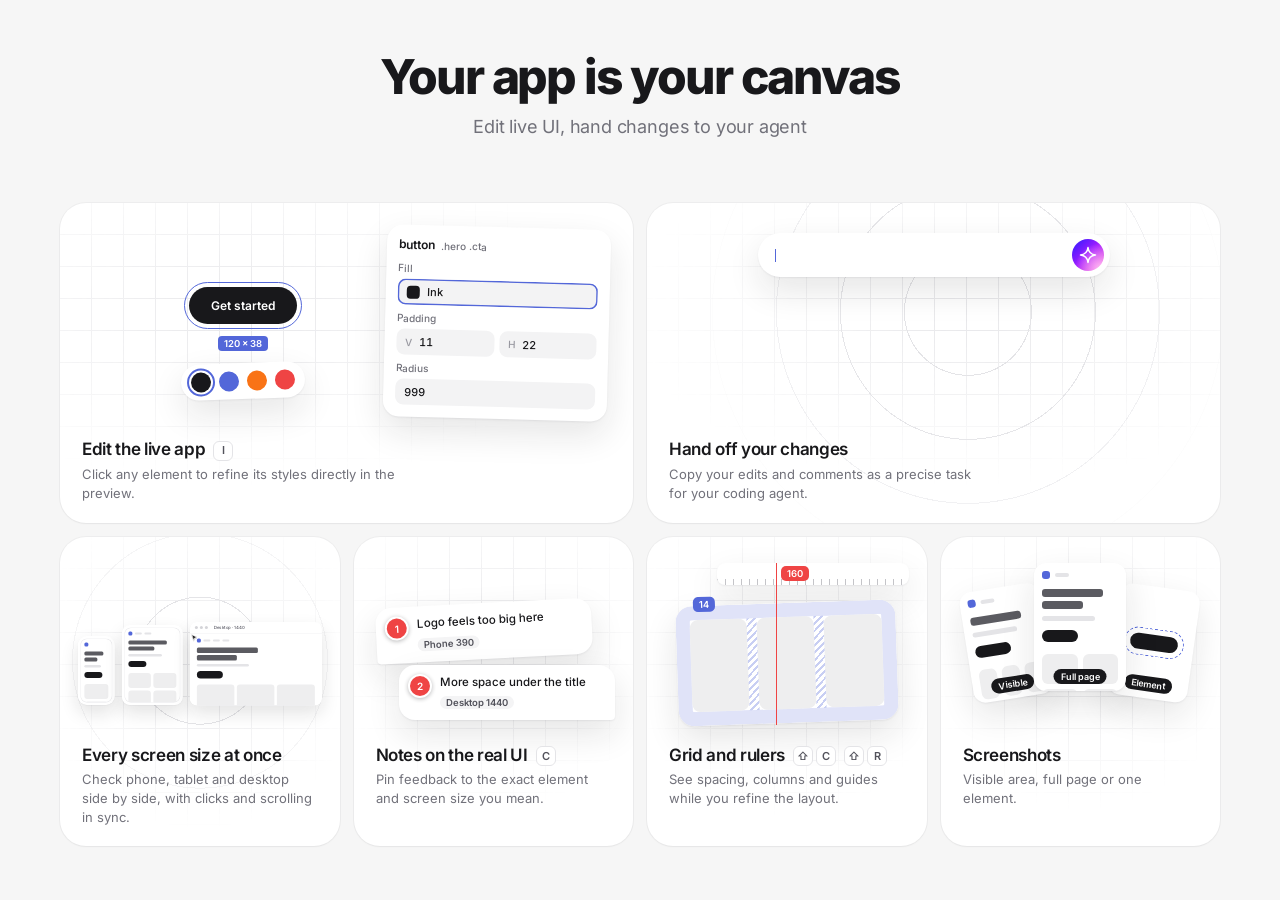
<file: demo/index.html>
<!doctype html>
<html lang="en">
  <head>
    <meta charset="UTF-8">
    <meta name="viewport" content="width=device-width, initial-scale=1">
    <title>PixelPrism</title>
    <link rel="stylesheet" href="demo.css">
    <script src="demo.js"></script>
  </head>
  <body>
    <main class="bento" aria-label="What PixelPrism does">
      <header class="bento-intro">
        <h1>Your app is your canvas</h1>
        <p>Edit live UI, hand changes to your agent</p>
      </header>
      <div class="bento-grid">
        <article class="bento-card bento-inspect">
          <div class="bento-art" aria-hidden="true">
            <button class="bento-pick" type="button">Get started<span class="bento-pick-size">120 × 38</span></button>
            <div class="bento-palette bento-float">
              <span class="bento-swatch-ring"></span>
              <i class="bento-swatch" style="background: var(--inverse)"></i>
              <i class="bento-swatch" style="background: var(--violet)"></i>
              <i class="bento-swatch" style="background: var(--orange)"></i>
              <i class="bento-swatch" style="background: var(--crown-jewel)"></i>
            </div>
            <div class="bento-props bento-float">
              <div class="bento-props-head"><b>button</b><small>.hero .cta</small></div>
              <span class="bento-label">Fill</span>
              <span class="bento-field is-live"><i class="bento-fill"></i><span class="bento-fill-name"></span></span>
              <span class="bento-label">Padding</span>
              <div class="bento-pair"><span class="bento-field"><small>V</small>11</span><span class="bento-field"><small>H</small>22</span></div>
              <span class="bento-label">Radius</span>
              <span class="bento-field">999</span>
            </div>
          </div>
          <div class="bento-copy">
            <h2>Edit the live app<span class="bento-keys"><kbd>I</kbd></span></h2>
            <p>Click any element to refine its styles directly in the preview.</p>
          </div>
        </article>

        <article class="bento-card bento-handoff">
          <div class="bento-art" aria-hidden="true">
            <div class="bento-rings"></div>
            <div class="bento-prompt bento-float">
              <span class="bento-prompt-text"><span>Apply my PixelPrism review</span></span>
              <span class="bento-send"><svg viewBox="0 0 24 24"><path d="M12 2C12.6 7.5 16.5 11.4 22 12C16.5 12.6 12.6 16.5 12 22C11.4 16.5 7.5 12.6 2 12C7.5 11.4 11.4 7.5 12 2Z"/></svg></span>
            </div>
            <div class="bento-done bento-float">
              <div class="bento-done-row"><span class="bento-check"><svg viewBox="0 0 24 24"><path d="M5 12.5l4.5 4.5L19 7.5"/></svg></span><code>.hero .button</code> padding 12px 24px</div>
              <div class="bento-done-row"><span class="bento-check"><svg viewBox="0 0 24 24"><path d="M5 12.5l4.5 4.5L19 7.5"/></svg></span>Logo smaller on Phone</div>
              <div class="bento-done-row"><span class="bento-check"><svg viewBox="0 0 24 24"><path d="M5 12.5l4.5 4.5L19 7.5"/></svg></span>More space under the title</div>
            </div>
          </div>
          <div class="bento-copy">
            <h2>Hand off your changes</h2>
            <p>Copy your edits and comments as a precise task for your coding agent.</p>
          </div>
        </article>

        <article class="bento-card bento-viewports">
          <div class="bento-art" aria-hidden="true">
            <div class="bento-rings"></div>
            <div class="bento-devices">
              <div class="bento-device bento-phone"><div class="bento-screen"><div class="bento-scroller" style="--scroll: -40px"><div class="bento-site">
                <div class="bento-site-nav"><span class="bento-logo"></span></div>
                <span class="bento-bar bento-site-h"></span><span class="bento-bar bento-site-h is-short"></span><span class="bento-bar bento-site-t"></span>
                <span class="bento-site-btn"><span class="bento-ripple"></span></span>
                <div class="bento-site-tiles"><i></i><i></i><i></i></div>
              </div></div></div></div>
              <div class="bento-device bento-tablet"><div class="bento-screen"><div class="bento-scroller" style="--scroll: -40px"><div class="bento-site">
                <div class="bento-site-nav"><span class="bento-logo"></span><span class="bento-bar"></span><span class="bento-bar"></span></div>
                <span class="bento-bar bento-site-h"></span><span class="bento-bar bento-site-h is-short"></span><span class="bento-bar bento-site-t"></span>
                <span class="bento-site-btn"><span class="bento-ripple"></span></span>
                <div class="bento-site-tiles"><i></i><i></i><i></i><i></i></div>
              </div></div></div></div>
              <div class="bento-device bento-desktop">
                <div class="bento-chrome"><i></i><i></i><i></i><span>Desktop · 1440</span></div>
                <div class="bento-screen">
                  <svg class="bento-cursor" viewBox="0 0 24 24"><path d="M5 3l14 7.2-6.1 1.6L10 18z" fill="var(--inverse)" stroke="var(--surface)" stroke-width="1.6" stroke-linejoin="round"/></svg>
                  <div class="bento-scroller" style="--scroll: -58px"><div class="bento-site">
                    <div class="bento-site-nav"><span class="bento-logo"></span><span class="bento-bar"></span><span class="bento-bar"></span><span class="bento-bar"></span></div>
                    <span class="bento-bar bento-site-h"></span><span class="bento-bar bento-site-h is-short"></span><span class="bento-bar bento-site-t"></span>
                    <span class="bento-site-btn"><span class="bento-ripple"></span></span>
                    <div class="bento-site-tiles"><i></i><i></i><i></i></div>
                    <div class="bento-site-tiles"><i></i><i></i><i></i></div>
                  </div></div>
                </div>
              </div>
            </div>
          </div>
          <div class="bento-copy">
            <h2>Every screen size at once</h2>
            <p>Check phone, tablet and desktop side by side, with clicks and scrolling in sync.</p>
          </div>
        </article>

        <article class="bento-card bento-comments">
          <div class="bento-art" aria-hidden="true">
            <div class="bento-bubble is-first bento-float"><span class="bento-marker">1</span><div><p>Logo feels too big here</p><small>Phone 390</small></div></div>
            <div class="bento-bubble is-second bento-float"><span class="bento-marker">2</span><div><p>More space under the title</p><small>Desktop 1440</small></div></div>
          </div>
          <div class="bento-copy">
            <h2>Notes on the real UI<span class="bento-keys"><kbd>C</kbd></span></h2>
            <p>Pin feedback to the exact element and screen size you mean.</p>
          </div>
        </article>

        <article class="bento-card bento-layout">
          <div class="bento-art" aria-hidden="true">
            <span class="bento-ruler bento-float"></span>
            <span class="bento-guide"><span class="bento-tag"></span></span>
            <div class="bento-columns bento-float"><span class="bento-tag">14</span><i></i><i></i><i></i></div>
          </div>
          <div class="bento-copy">
            <h2>Grid and rulers<span class="bento-keys"><kbd title="Shift">⇧</kbd><kbd>C</kbd></span><span class="bento-keys"><kbd title="Shift">⇧</kbd><kbd>R</kbd></span></h2>
            <p>See spacing, columns and guides while you refine the layout.</p>
          </div>
        </article>

        <article class="bento-card bento-shots">
          <div class="bento-art" aria-hidden="true">
            <div class="bento-shot is-visible bento-float"><div class="bento-site">
              <div class="bento-site-nav"><span class="bento-logo"></span><span class="bento-bar"></span></div>
              <span class="bento-bar bento-site-h"></span><span class="bento-bar bento-site-t"></span><span class="bento-site-btn"></span>
              <div class="bento-site-tiles"><i></i><i></i><i></i></div>
            </div><span class="bento-shot-label">Visible</span></div>
            <div class="bento-shot is-element bento-float"><div class="bento-site"><span class="bento-site-btn"></span></div><span class="bento-shot-label">Element</span></div>
            <div class="bento-shot is-full bento-float"><div class="bento-site">
              <div class="bento-site-nav"><span class="bento-logo"></span><span class="bento-bar"></span></div>
              <span class="bento-bar bento-site-h"></span><span class="bento-bar bento-site-h is-short"></span><span class="bento-bar bento-site-t"></span><span class="bento-site-btn"></span>
              <div class="bento-site-tiles"><i></i><i></i><i></i><i></i><i></i><i></i></div>
            </div><span class="bento-flash"></span><span class="bento-shot-label">Full page</span></div>
          </div>
          <div class="bento-copy">
            <h2>Screenshots</h2>
            <p>Visible area, full page or one element.</p>
          </div>
        </article>
      </div>
    </main>
  </body>
</html>
</file>
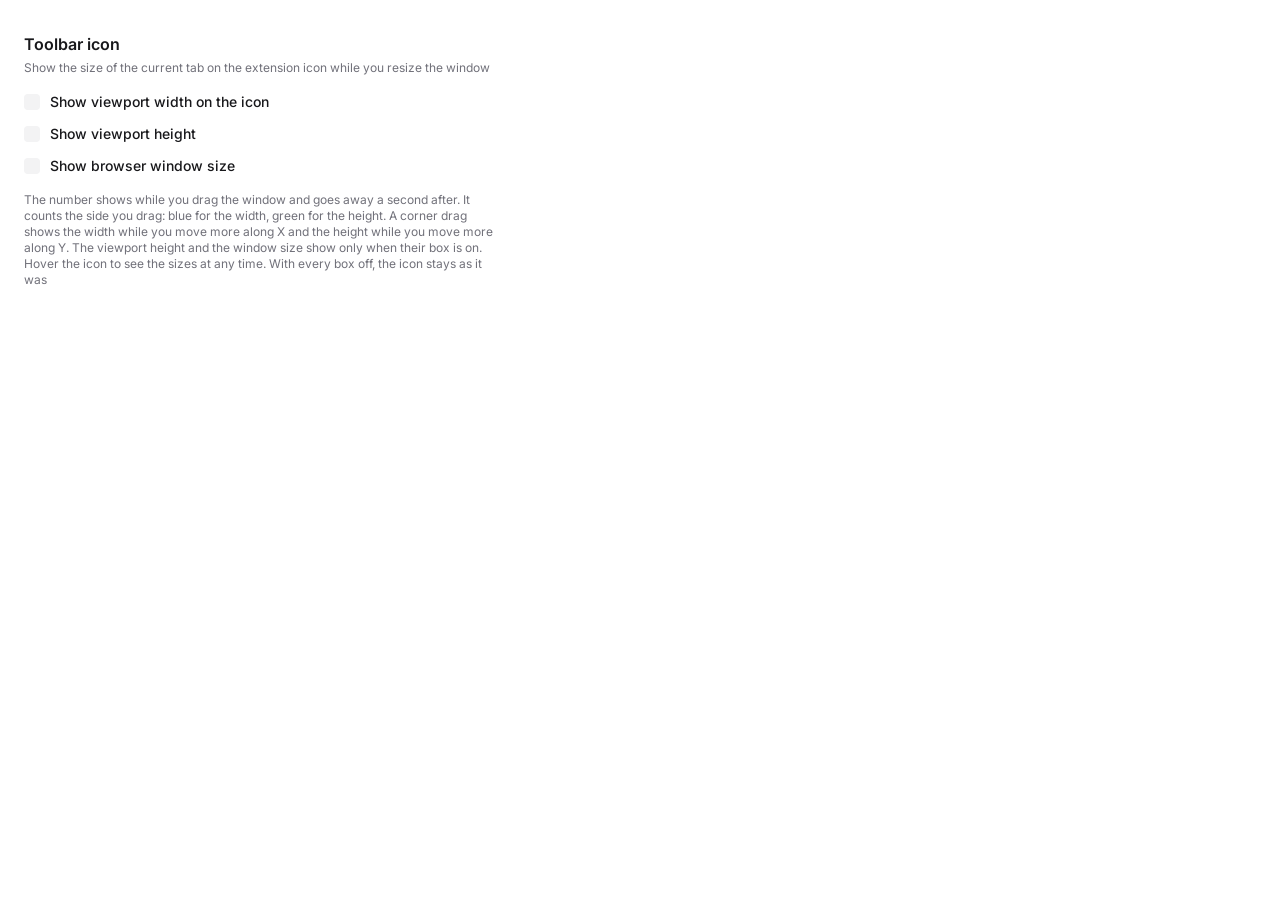
<file: options.html>
<!doctype html>
<html lang="en">
<head>
  <meta charset="utf-8">
  <meta name="viewport" content="width=device-width, initial-scale=1">
  <title>PixelPrism settings</title>
  <link rel="stylesheet" href="options.css">
</head>
<body>
  <main>
    <h1>Toolbar icon</h1>
    <p class="note">Show the size of the current tab on the extension icon while you resize the window</p>
    <fieldset>
      <legend class="visually-hidden">Toolbar icon</legend>
      <label><input type="checkbox" data-setting="width"><span>Show viewport width on the icon</span></label>
      <label><input type="checkbox" data-setting="height"><span>Show viewport height</span></label>
      <label><input type="checkbox" data-setting="window"><span>Show browser window size</span></label>
    </fieldset>
    <p class="note">The number shows while you drag the window and goes away a second after. It counts the side you drag: blue for the width, green for the height. A corner drag shows the width while you move more along X and the height while you move more along Y. The viewport height and the window size show only when their box is on. Hover the icon to see the sizes at any time. With every box off, the icon stays as it was</p>
  </main>
  <script src="options.js"></script>
</body>
</html>
</file>
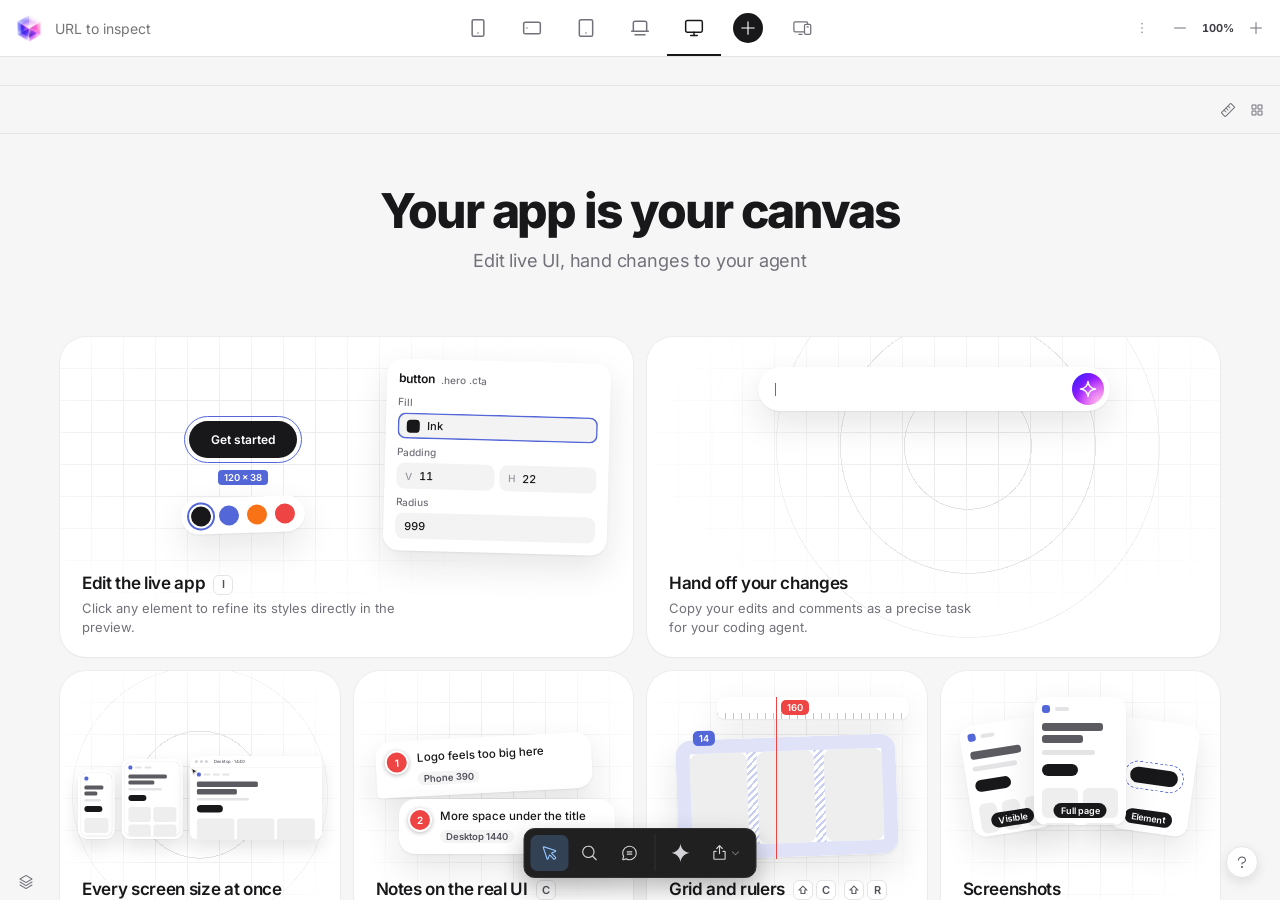
<file: studio.html>
<!doctype html>
<html lang="en">
  <head>
    <meta charset="UTF-8">
    <meta name="viewport" content="width=device-width, initial-scale=1">
    <meta name="color-scheme" content="light">
    <title>PixelPrism</title>
    <link rel="icon" type="image/png" sizes="16x16" href="icons/pulse-16.png">
    <link rel="icon" type="image/png" sizes="32x32" href="icons/pulse-32.png">
    <link rel="stylesheet" href="studio.css">
    <script src="theme.js"></script>
  </head>
  <body>
    <main class="app-shell">
      <header class="toolbar">
        <div class="toolbar-start">
          <a class="brand" href="studio.html" aria-label="New session">
            <span class="brand-mark" aria-hidden="true"><img src="icons/pulse-brand.png" alt="" width="30" height="30"></span>
          </a>
          <form class="address-bar" id="address-form" novalidate>
            <label class="sr-only" for="page-url">Page URL to inspect</label>
            <img class="site-favicon" id="site-favicon" alt="" width="16" height="16">
            <button class="address-display" id="address-display" type="button" aria-label="Edit website address"></button>
            <input id="page-url" name="url" type="url" inputmode="url" autocomplete="url" spellcheck="false" placeholder="URL to inspect" aria-label="Website address">
          </form>
        </div>

        <div class="controlbar" aria-label="Choose viewports">
          <div class="device-picker-scroll">
            <div class="device-picker" role="group" aria-label="Choose viewports"></div>
          </div>
          <button type="button" class="device-button custom-trigger" id="custom-trigger" aria-label="New viewport" data-tooltip="New viewport">
            <span class="custom-plus" data-phosphor-icon="plus"></span>
          </button>
          <button type="button" class="device-button workspace-trigger" id="workspace-trigger" aria-label="Presets" data-tooltip="Presets" aria-haspopup="dialog" aria-controls="workspace-dialog">
            <span class="workspace-icon" data-phosphor-icon="devices"></span>
          </button>
        </div>

        <div class="toolbar-end">
        <div class="toolbar-utilities">
          <details class="more-actions studio-menu" id="studio-menu">
            <summary class="toolbar-ghost-button tooltip-trigger" aria-label="More" data-tooltip="More"><span data-phosphor-icon="dots-three-vertical"></span></summary>
            <div class="menu more-actions-menu">
              <button type="button" id="code-toggle" aria-pressed="false" aria-keyshortcuts="E" aria-controls="code-panel">Code view</button>
              <hr class="menu-divider">
              <button type="button" id="theme-toggle" aria-pressed="false">Dark theme</button>
              <button type="button" id="compact-toggle" aria-pressed="false">Compact previews</button>
            </div>
          </details>
        </div>
        <div class="zoom-control" role="group" aria-label="Zoom all previews">
          <button class="zoom-button tooltip-trigger" type="button" data-zoom="out" aria-label="Zoom out" data-tooltip="Zoom out"><span data-phosphor-icon="minus"></span></button>
          <button class="zoom-value tooltip-trigger" id="zoom-value" type="button" aria-label="Reset zoom to 100%" data-tooltip="Reset to 100%">100%</button>
          <button class="zoom-button tooltip-trigger" type="button" data-zoom="in" aria-label="Zoom in" data-tooltip="Zoom in"><span data-phosphor-icon="plus"></span></button>
        </div>
        </div>
      </header>

      <section class="notice" id="embed-notice" hidden>
        <span aria-hidden="true">!</span>
        <p>Some websites block embedding. If the page does not load, open it in a separate tab</p>
      </section>

      <section class="workspace" id="preview" aria-label="Selected viewport previews">
        <div class="viewport-grid" id="viewport-grid"></div>
      </section>
    </main>
    <nav class="mode-dock" aria-label="Studio tools">
      <div class="mode-dock-group" role="group" aria-label="Tools">
      <button class="mode-dock-button cursor-toggle" id="cursor-toggle" type="button" aria-label="Cursor" title="Cursor (V)" aria-keyshortcuts="V" aria-pressed="true">
        <span data-phosphor-icon="cursor"></span>
      </button>
      <button class="mode-dock-button inspector-toggle" id="inspector-toggle" type="button" aria-label="Inspector" title="Inspector (I)" aria-keyshortcuts="I" aria-pressed="false" aria-controls="inspector-panel">
        <span data-phosphor-icon="magnifying-glass"></span>
      </button>
      <button class="mode-dock-button comments-toggle" id="comments-toggle" type="button" aria-label="Comments" title="Comments (C)" aria-keyshortcuts="C" aria-pressed="false" aria-controls="comments-panel">
        <span data-phosphor-icon="chat-circle-text"></span>
        <span class="comments-count" id="comments-count" hidden aria-hidden="true"></span>
      </button>
      </div>
      <div class="mode-dock-group" role="group" aria-label="Handoff">
        <button class="mode-dock-button agents-handoff" id="agents-handoff-button" type="button" aria-label="Agents handoff" title="Agents handoff">
          <svg viewBox="0 0 24 24" aria-hidden="true"><path d="M12 2C12.6 7.5 16.5 11.4 22 12C16.5 12.6 12.6 16.5 12 22C11.4 16.5 7.5 12.6 2 12C7.5 11.4 11.4 7.5 12 2Z"/></svg>
        </button>
        <details class="more-actions mode-dock-menu" id="export-review-menu">
          <summary class="mode-dock-button" aria-label="Export review" title="Export review">
            <span data-phosphor-icon="export"></span>
            <span class="mode-dock-caret" data-phosphor-icon="caret-down"></span>
            <svg class="mode-dock-progress" viewBox="0 0 50 38" preserveAspectRatio="none" aria-hidden="true"><rect x="1" y="1" width="48" height="36" rx="8" pathLength="100"/></svg>
          </summary>
          <div class="menu more-actions-menu" role="menu" aria-label="Export review">
            <button type="button" role="menuitem" id="review-export-button">Export HTML</button>
            <button type="button" role="menuitem" id="review-pdf-export-button">Export PDF</button>
            <!-- The Markdown report is put away for now; downloadChangeReport still builds it. -->
            <button type="button" role="menuitem" id="change-report-button" hidden>Export MD</button>
          </div>
        </details>
      </div>
    </nav>
    <!-- Layers is a panel, not a tool: its button leads the breadcrumbs, which show the selected element's path after it. -->
    <nav class="breadcrumbs" aria-label="Layers and the selected element's path">
      <button type="button" class="toolbar-ghost-button breadcrumbs-layers" id="layers-toggle" aria-label="Layers" title="Layers (L)" aria-keyshortcuts="L" aria-pressed="false" aria-controls="layers-panel"><span data-phosphor-icon="stack"></span></button>
      <div class="breadcrumbs-path" id="breadcrumbs-path" hidden></div>
    </nav>
    <aside class="layers-panel" id="layers-panel" hidden aria-labelledby="layers-title">
      <header class="layers-panel-header">
        <div class="layers-heading"><h2 id="layers-title">Layers</h2><span id="layers-viewport" class="layers-viewport tooltip-trigger" role="img" hidden></span></div>
        <button type="button" class="layers-panel-close" id="layers-panel-close" aria-label="Close Layers" title="Close Layers"><span data-phosphor-icon="x"></span></button>
      </header>
      <div class="layers-tree" id="layers-tree" role="tree" aria-label="Page layers" aria-busy="false"></div>
      <p class="layers-empty" id="layers-empty" hidden>Select a loaded preview to browse its layers</p>
    </aside>
    <aside class="code-panel" id="code-panel" hidden aria-labelledby="code-title">
      <div class="code-panel-resize" id="code-panel-resize" role="separator" aria-orientation="vertical" aria-label="Resize the Code panel" tabindex="0"></div>
      <header class="code-panel-header">
        <h2 id="code-title">Code</h2>
        <span class="inspector-tabs" role="group" aria-label="Code view">
          <button type="button" class="inspector-tab" data-code-view="html" aria-pressed="true">HTML</button>
          <button type="button" class="inspector-tab" data-code-view="css" aria-pressed="false">CSS</button>
        </span>
        <span class="code-panel-media" id="code-media" hidden></span>
        <button type="button" class="code-panel-close" id="code-panel-close" aria-label="Close Code" title="Close Code"><span data-phosphor-icon="x"></span></button>
      </header>
      <div class="code-view code-html" id="code-html" role="tree" aria-label="Page markup"></div>
      <div class="code-view code-css" id="code-css" hidden aria-label="Page styles"></div>
    </aside>
    <aside class="inspector-panel" id="inspector-panel" hidden aria-labelledby="inspector-title">
      <header class="inspector-panel-header">
        <div class="inspector-panel-heading"><h2 id="inspector-title"></h2><span class="inspector-panel-target" id="inspector-target"><span class="layers-icon" id="inspector-target-icon"></span><span class="inspector-panel-selector" id="inspector-selector"></span></span></div>
        <button type="button" class="comments-menu-toggle inspector-panel-more tooltip-trigger" id="inspector-panel-more" aria-label="Panel options" data-tooltip="Panel options"><span data-phosphor-icon="dots-three"></span></button>
        <button type="button" class="inspector-panel-close" id="inspector-panel-close" aria-label="Close inspector" title="Close inspector"><span data-phosphor-icon="x"></span></button>
      </header>
      <form class="inspector-panel-fields" id="inspector-panel-fields">
      </form>
    </aside>
    <aside class="comments-panel" id="comments-panel" hidden aria-labelledby="comments-title">
      <header class="comments-panel-header">
        <div class="comments-panel-heading"><h2 id="comments-title">Comments</h2><p id="comments-context" hidden></p></div>
        <button type="button" class="comments-menu-toggle inspector-panel-more tooltip-trigger" id="comments-menu-toggle" aria-label="Comment actions" data-tooltip="Comment actions" aria-haspopup="menu" aria-expanded="false" aria-controls="comments-menu"><span data-phosphor-icon="dots-three"></span></button>
        <div class="menu comment-menu comments-menu" id="comments-menu" role="menu" hidden>
          <button type="button" role="menuitem" id="comments-import" title="Bring back comments from an exported HTML review">Import review</button>
          <button type="button" role="menuitem" id="comments-delete-all" class="is-danger">Delete all comments</button>
        </div>
        <input type="file" id="comments-import-input" accept=".html,text/html" hidden>
        <button type="button" class="comments-panel-close" id="comments-panel-close" aria-label="Close Comments" title="Close Comments"><span data-phosphor-icon="x"></span></button>
      </header>
      <section class="comments-list-wrap" aria-labelledby="comments-title">
        <ol class="comments-list" id="comments-list"></ol>
        <p class="comments-empty" id="comments-empty">Click anywhere in a preview to leave a comment</p>
      </section>
    </aside>
    <form class="comment-composer" id="comments-form" hidden aria-label="New comment">
      <span class="comment-composer-pin" aria-hidden="true"></span>
      <div class="comment-composer-box">
        <textarea id="comment-input" name="comment" rows="1" maxlength="2000" aria-label="Comment" placeholder="Add a comment"></textarea>
        <div class="comment-attachments" id="comment-draft-attachments" hidden></div>
        <div class="comment-composer-actions">
          <button type="button" class="comment-attach tooltip-trigger" id="comment-attach" aria-label="Attach images" data-tooltip="Attach images"><span data-phosphor-icon="paperclip"></span></button>
          <button type="submit" class="comment-composer-send" aria-label="Add comment" title="Add comment (Enter)" disabled><span data-phosphor-icon="arrow-up"></span></button>
        </div>
      </div>
      <input type="file" id="comment-attach-input" accept="image/*" multiple hidden>
    </form>
    <dialog class="image-viewer" id="image-viewer" aria-labelledby="image-viewer-caption">
      <header class="image-viewer-bar">
        <p id="image-viewer-caption"></p>
        <button type="button" class="image-viewer-close" id="image-viewer-close" aria-label="Close preview" title="Close (Esc)"><span data-phosphor-icon="x"></span></button>
      </header>
      <div class="image-viewer-stage" id="image-viewer-stage">
        <button type="button" class="image-viewer-nav" id="image-viewer-prev" aria-label="Previous image" title="Previous image (←)"><span data-phosphor-icon="caret-left"></span></button>
        <img id="image-viewer-image" alt="">
        <button type="button" class="image-viewer-nav" id="image-viewer-next" aria-label="Next image" title="Next image (→)"><span data-phosphor-icon="caret-right"></span></button>
      </div>
    </dialog>
    <div class="help-fab" id="help-fab">
      <section class="update-notice" id="update-notice" role="status" aria-labelledby="update-notice-title" hidden>
        <button class="update-notice-close" id="update-notice-close" type="button" aria-label="Dismiss update notice"><span data-phosphor-icon="x"></span></button>
        <strong id="update-notice-title">Update available</strong>
        <p id="update-notice-text"></p>
        <a id="update-notice-download" href="#" target="_blank" rel="noopener">Download update</a>
      </section>
      <button class="help-fab-toggle" id="help-fab-toggle" type="button" aria-label="Help" title="Help" aria-expanded="false" aria-controls="help-fab-menu"><span data-phosphor-icon="question-mark"></span></button>
      <div class="menu is-inverse help-fab-menu" id="help-fab-menu" role="menu" aria-label="Help" hidden>
        <a role="menuitem" id="feedback-link" href="mailto:hello@dmivanov.ru?subject=PixelPrism%20feedback">Submit feedback</a>
        <a role="menuitem" id="issue-link" href="https://github.com/divulture/PixelPrism/issues/new" target="_blank" rel="noopener">Report an issue</a>
        <hr class="menu-divider">
        <a role="menuitem" id="update-download" href="#" target="_blank" rel="noopener" hidden>Download update</a>
        <button type="button" role="menuitem" id="update-check">Check for updates</button>
        <p class="update-check-status" id="update-check-status" role="status" aria-live="polite" hidden></p>
        <hr class="menu-divider">
        <button type="button" role="menuitem" id="help-trigger" aria-haspopup="dialog" popovertarget="help-dialog">Keyboard shortcuts</button>
        <hr class="menu-divider">
        <button class="help-fab-close" id="help-fab-close" type="button">Close</button>
      </div>
    </div>
    <div class="status sr-only" id="status" role="status" aria-live="polite"></div>
    <output class="toast" id="toast" role="status" aria-live="polite" hidden></output>
    <!-- Agents handoff with nothing to hand off: a short clip of the steps that make a review (buttonHint in handoff.js). -->
    <section class="handoff-hint" id="handoff-hint" popover="auto" role="dialog" aria-labelledby="handoff-hint-title" aria-describedby="handoff-hint-text">
      <video class="handoff-hint-video" src="media/handoff-hint.webm" muted loop playsinline preload="none" aria-hidden="true"></video>
      <h2 id="handoff-hint-title">Nothing to hand off yet</h2>
      <p id="handoff-hint-text">Leave a comment or edit the page, then click here to copy a review for your AI agent</p>
    </section>
    <!-- Export review with nothing to export: a clip of exporting a review and opening it. -->
    <section class="handoff-hint" id="export-hint" popover="auto" role="dialog" aria-labelledby="export-hint-title" aria-describedby="export-hint-text">
      <video class="handoff-hint-video" src="media/export-hint.webm" muted loop playsinline preload="none" aria-hidden="true"></video>
      <h2 id="export-hint-title">Nothing to export yet</h2>
      <p id="export-hint-text">Leave a comment or edit the page, then export an HTML or PDF review to send to the site's developer</p>
    </section>
    <template id="viewport-template">
      <article class="viewport-card">
        <header class="viewport-card-header">
          <div class="viewport-label"><span class="viewport-name"></span><span class="viewport-size"><span class="viewport-width"></span><span class="viewport-height"></span></span></div>
          <div class="card-actions">
            <button class="ruler-button tooltip-trigger" type="button" aria-pressed="false" aria-label="Rulers" aria-keyshortcuts="Shift+R" data-tooltip="Rulers (Shift+R)">
              <span data-phosphor-icon="ruler"></span>
            </button>
            <button class="contrast-button tooltip-trigger" type="button" aria-pressed="false" aria-label="Layout grid" aria-keyshortcuts="Shift+G" data-tooltip="Layout grid (Shift+G)">
              <span data-phosphor-icon="squares-four"></span>
            </button>
            <button class="grid-overlay-button tooltip-trigger" type="button" aria-pressed="false" aria-expanded="false" aria-haspopup="dialog" aria-controls="grid-dialog" aria-label="Grid overlay" aria-keyshortcuts="Shift+C" data-tooltip="Grid overlay (Shift+C)">
              <span data-phosphor-icon="columns"></span>
            </button>
            <details class="more-actions capture-actions">
              <summary class="icon-button tooltip-trigger" aria-label="Screenshot" data-tooltip="Screenshot"><span data-phosphor-icon="camera"></span></summary>
              <div class="menu more-actions-menu">
                <button class="capture-visible-button" type="button">Visible area</button>
                <button class="capture-element-button" type="button" aria-pressed="false">Element</button>
                <hr class="menu-divider">
                <p class="more-actions-section" aria-hidden="true">Full page</p>
                <div role="group" aria-label="Full page">
                  <button class="capture-full-button" type="button" data-delay="0">No delay</button>
                  <button class="capture-full-button" type="button" data-delay="5">5 s delay</button>
                  <button class="capture-full-button" type="button" data-delay="10">10 s delay</button>
                </div>
              </div>
            </details>
            <button class="apply-button tooltip-trigger" type="button" aria-label="Apply changes to source file" data-tooltip="Apply changes to source file" hidden disabled>
              <span data-phosphor-icon="floppy-disk"></span>
            </button>
            <details class="more-actions">
              <summary class="icon-button tooltip-trigger" aria-label="More actions" data-tooltip="More actions"><span data-phosphor-icon="dots-three"></span></summary>
              <div class="menu more-actions-menu">
                <button class="refresh-button" type="button">Refresh page</button>
                <button class="solo-button" type="button">Switch to View</button>
              </div>
            </details>
          </div>
        </header>
        <div class="viewport-frame">
          <div class="viewport-page">
            <div class="viewport-scale"><iframe title="Page preview" loading="eager"></iframe></div>
            <section class="embed-blocked" hidden aria-label="Website cannot be shown in the preview">
              <div class="embed-icon" aria-hidden="true"><span data-phosphor-icon="eye-slash"></span></div>
              <h2>Website cannot be shown in the preview</h2>
              <p>This service blocks page embedding in an iframe. The screen size is not the issue</p>
            </section>
          </div>
        </div>
        <div class="resize-edge" role="slider" tabindex="0" aria-label="Resize viewport width" aria-valuemin="320" aria-valuemax="100000">
          <div class="breakpoint-callout"><strong></strong><span></span></div>
        </div>
        <div class="resize-bottom" role="slider" tabindex="0" aria-label="Resize viewport height" aria-valuemin="320" aria-valuemax="100000">
          <div class="height-callout"></div>
        </div>
      </article>
    </template>
    <section class="custom-dialog workspace-dialog" id="workspace-dialog" popover="auto" role="dialog" aria-modal="false" aria-labelledby="workspace-title">
      <div class="workspace-dialog-body">
        <div class="dialog-heading"><h2 id="workspace-title">Presets</h2><button type="button" class="dialog-close" aria-label="Close"><span data-phosphor-icon="x"></span></button></div>
        <div class="workspace-list" id="workspace-list"></div>
      </div>
    </section>
    <section class="custom-dialog workspace-dialog" id="custom-dialog" popover="auto" role="dialog" aria-modal="false" aria-labelledby="custom-title">
      <div class="workspace-dialog-body">
        <div class="dialog-heading"><h2 id="custom-title">New viewport</h2><button type="button" class="dialog-close" aria-label="Close"><span data-phosphor-icon="x"></span></button></div>
        <div class="workspace-list" id="custom-size-list"></div>
      <form id="custom-form" class="workspace-option workspace-custom" aria-label="Custom size">
        <span class="workspace-preview workspace-custom-fields">
          <label class="inspector-input-shell"><span class="inspector-input-prefix" aria-hidden="true">W</span><input id="custom-width" name="width" type="number" min="320" value="1280" required aria-label="Width"></label>
          <label class="inspector-input-shell"><span class="inspector-input-prefix" aria-hidden="true">H</span><input id="custom-height" name="height" type="number" min="320" value="900" required aria-label="Height"></label>
          <button class="add-custom-button" type="submit">Add</button>
        </span>
        <span class="workspace-name">Custom</span>
      </form>
      </div>
    </section>
    <section class="custom-dialog grid-dialog" id="grid-dialog" popover="auto" role="dialog" aria-modal="false" aria-labelledby="grid-title">
      <div class="workspace-dialog-body">
        <div class="dialog-heading">
          <h2 id="grid-title">Grid overlay <span class="grid-dialog-device"></span></h2>
          <span class="grid-dialog-actions">
            <button type="button" class="grid-visibility" aria-pressed="false" aria-label="Show grid" title="Show grid">
              <span class="grid-icon-shown" data-phosphor-icon="eye"></span>
              <span class="grid-icon-hidden" data-phosphor-icon="eye-slash"></span>
            </button>
            <button type="button" class="dialog-close" aria-label="Close"><span data-phosphor-icon="x"></span></button>
          </span>
        </div>
        <div class="grid-dialog-fields">
          <span class="inspector-tabs grid-type-tabs" role="group" aria-label="Grid type">
            <button type="button" class="inspector-tab is-icon" data-grid-type="columns" aria-pressed="true" aria-label="Columns" title="Columns"><span data-phosphor-icon="columns"></span></button>
            <button type="button" class="inspector-tab is-icon" data-grid-type="rows" aria-pressed="false" aria-label="Rows" title="Rows"><span data-phosphor-icon="rows"></span></button>
          </span>
          <label class="inspector-field">Count<input name="count" type="text" inputmode="numeric" autocomplete="off"></label>
          <div class="inspector-field grid-color-field">Color
            <span class="inspector-color-shell">
              <input name="color" type="text" autocomplete="off" spellcheck="false" aria-label="Color">
              <input name="opacity" class="grid-opacity" type="text" inputmode="numeric" autocomplete="off" aria-label="Opacity"><span class="grid-unit" aria-hidden="true">%</span>
              <input name="picker" class="inspector-color-picker" type="color" aria-label="Color picker">
            </span>
          </div>
          <label class="inspector-field grid-align-field">Type<select name="align"></select></label>
          <label class="inspector-field" data-grid-field="width">Width<input name="width" type="text" inputmode="numeric" autocomplete="off"></label>
          <label class="inspector-field" data-grid-field="margin">Margin<input name="margin" type="text" inputmode="numeric" autocomplete="off"></label>
          <label class="inspector-field" data-grid-field="gutter">Gutter<input name="gutter" type="text" inputmode="numeric" autocomplete="off"></label>
        </div>
      </div>
    </section>
    <section class="custom-dialog help-dialog" id="help-dialog" popover="auto" role="dialog" aria-modal="false" aria-labelledby="help-title">
      <div class="workspace-dialog-body">
        <div class="dialog-heading"><h2 id="help-title">Keyboard shortcuts</h2><button type="button" class="dialog-close" aria-label="Close"><span data-phosphor-icon="x"></span></button></div>
        <div class="shortcut-groups">
          <p class="more-actions-section">Tools</p>
          <dl class="shortcut-list">
            <div><dt>Cursor</dt><dd><kbd>V</kbd></dd></div>
            <div><dt>Inspector</dt><dd><kbd>I</kbd></dd></div>
            <div><dt>Comments</dt><dd><kbd>C</kbd></dd></div>
            <div><dt>Layers</dt><dd><kbd>L</kbd></dd></div>
            <div><dt>Code view</dt><dd><kbd>E</kbd></dd></div>
          </dl>
          <p class="more-actions-section">Previews</p>
          <dl class="shortcut-list">
            <div><dt>Rulers in all cards</dt><dd><kbd data-key="shift" title="Shift">⇧</kbd><kbd>R</kbd></dd></div>
            <div><dt>Layout grid in all cards</dt><dd><kbd data-key="shift" title="Shift">⇧</kbd><kbd>G</kbd></dd></div>
            <div><dt>Grid overlay in all cards</dt><dd><kbd data-key="shift" title="Shift">⇧</kbd><kbd>C</kbd></dd></div>
          </dl>
          <p class="more-actions-section">Anywhere</p>
          <dl class="shortcut-list">
            <div><dt>Close a menu or cancel picking</dt><dd><kbd>Esc</kbd></dd></div>
            <div><dt>Save an edited comment</dt><dd><kbd data-key="mod" title="Command">⌘</kbd><kbd data-key="enter" title="Enter">↵</kbd></dd></div>
            <div><dt>Move a marker to the exact element</dt><dd><kbd data-key="alt" title="Option">⌥</kbd><span>drag</span></dd></div>
          </dl>
        </div>
      </div>
    </section>
    <script src="phosphor-icons.js"></script>
    <!-- Classic scripts sharing one scope, in load order: see tools/check-load-order.js. -->
    <script src="studio/core.js"></script>
    <script src="studio/tooltips.js"></script>
    <script src="studio/changes.js"></script>
    <script src="studio/storage.js"></script>
    <script src="studio/attachments.js"></script>
    <script src="studio/comments.js"></script>
    <script src="studio/comment-composer.js"></script>
    <script src="studio/handoff.js"></script>
    <script src="studio/review.js"></script>
    <script src="studio/viewports.js"></script>
    <script src="studio/rulers-grid.js"></script>
    <script src="studio/code-panel.js"></script>
    <script src="studio/layers.js"></script>
    <script src="studio/inspector-config.js"></script>
    <script src="studio/inspector-controls.js"></script>
    <script src="studio/inspector-transform.js"></script>
    <script src="studio/inspector-panel.js"></script>
    <script src="studio/preview-bridge.js"></script>
    <script src="studio/shortcuts.js"></script>
    <script src="studio/workspaces.js"></script>
    <script src="studio/toolbar.js"></script>
    <script src="studio/updates.js"></script>
    <script src="studio/main.js"></script>
  </body>
</html>
</file>
<file: demo/demo.css>
/* The page shown in the previews before a site is open: the same bento grid as
   the Studio once had as its empty state, made of real elements, so every tool
   (Inspector, comments, layout grid, Style sheet) can be tried on it.
   Colours are the Studio's own tokens; demo/demo.js sets the Studio's theme. */
@font-face { font-family: "Inter"; font-style: normal; font-weight: 400; font-display: swap; src: url("../fonts/inter-400.ttf") format("truetype"); }
@font-face { font-family: "Inter"; font-style: normal; font-weight: 500; font-display: swap; src: url("../fonts/inter-500.ttf") format("truetype"); }
@font-face { font-family: "Inter"; font-style: normal; font-weight: 600; font-display: swap; src: url("../fonts/inter-600.ttf") format("truetype"); }
@font-face { font-family: "Inter"; font-style: normal; font-weight: 700; font-display: swap; src: url("../fonts/inter-700.ttf") format("truetype"); }
@font-face { font-family: "Inter"; font-style: normal; font-weight: 800; font-display: swap; src: url("../fonts/inter-800.ttf") format("truetype"); }
:root {
  --ink: #18181b;
  --muted: #71717a;
  --line: #e4e4e7;
  --surface: #ffffff;
  --canvas: #f6f6f6;
  --crown-jewel: #ef4444;
  --violet: #5367d9;
  --orange: #f97316;
  --bg-d4d4d8: #d4d4d8;
  --bg-e4e4e7: #e4e4e7;
  --bg-eeeeef: #eeeeef;
  --bg-f3f3f4: #f3f3f4;
  --bg-f4f4f5: #f4f4f5;
  --fg-236e25: #236e25;
  --fg-3f3f46: #3f3f46;
  --fg-52525b: #52525b;
  --fg-9898a0: #9898a0;
  --fg-c4c4c8: #c4c4c8;
  --inverse: #18181b;
  --line-f0f0f1: #f0f0f1;
  --on-inverse: #fff;
  --shadow-rgb: 24, 24, 27;
  --handoff-from: #2a1bff;
  --handoff-via: #a21cff;
  --handoff-to: #ff4fd8;
  --handoff-glow: rgba(255, 190, 245, .95);
  --handoff-pulse: rgba(162, 28, 255, .55);
  --handoff-bg: radial-gradient(circle at 88% 92%, var(--handoff-glow) 0%, transparent 62%), linear-gradient(135deg, var(--handoff-from) 0%, var(--handoff-via) 50%, var(--handoff-to) 100%);
  color-scheme: light;
}
:root[data-theme="dark"] {
  --ink: #ededef;
  --muted: #a1a1aa;
  --line: #34343a;
  --surface: #1c1c1f;
  --canvas: #111113;
  --bg-d4d4d8: #46464d;
  --bg-e4e4e7: #3a3a40;
  --bg-eeeeef: #2f2f34;
  --bg-f3f3f4: #27272b;
  --bg-f4f4f5: #2a2a2f;
  --fg-236e25: #7ec699;
  --fg-3f3f46: #d4d4d8;
  --fg-52525b: #b4b4bc;
  --fg-9898a0: #7c7c85;
  --fg-c4c4c8: #52525b;
  --inverse: #ededef;
  --line-f0f0f1: #2a2a2f;
  --on-inverse: #18181b;
  --shadow-rgb: 0, 0, 0;
  color-scheme: dark;
}
@keyframes handoff-pulse { 0% { box-shadow: 0 8px 16px rgba(var(--shadow-rgb), .22), 0 0 0 0 var(--handoff-pulse); } 70%,100% { box-shadow: 0 8px 16px rgba(var(--shadow-rgb), .22), 0 0 0 9px transparent; } }
:root { --bento-card: var(--surface); --bento-float: var(--surface); --bento-float-line: transparent; --bento-deco: var(--line); }
:root[data-theme="dark"] { --bento-float: var(--bg-f4f4f5); --bento-float-line: var(--line); --bento-deco: var(--line-f0f0f1); }
html { background: var(--canvas); }
body { display: grid; place-items: center; min-block-size: 100vh; margin: 0; padding: 32px; box-sizing: border-box; color: var(--ink); font-family: Inter, ui-sans-serif, system-ui, -apple-system, "Segoe UI", sans-serif; -webkit-font-smoothing: antialiased; }
.bento { inline-size: min(100%, 1160px); }
.bento-intro { margin-block-end: 64px; text-align: center; }
.bento-intro h1 { margin: 0; font-size: clamp(40px, 5vw, 48px); font-weight: 800; letter-spacing: -.045em; line-height: .95; text-wrap: balance; }
.bento-intro p { margin: 16px 0 0; color: var(--muted); font-size: clamp(16px, 2vw, 18px); font-weight: 400; letter-spacing: -.01em; line-height: 1.35; text-wrap: balance; }
.bento-grid { display: grid; grid-template-columns: repeat(12, minmax(0, 1fr)); gap: 14px; }
.bento-card { position: relative; overflow: hidden; border-radius: 26px; background: var(--bento-card); box-shadow: 0 0 0 1px rgba(var(--shadow-rgb), .035), 0 1px 2px rgba(var(--shadow-rgb), .04); transition: transform .35s cubic-bezier(.2, .8, .2, 1), box-shadow .35s ease; }
.bento-card:hover { transform: translateY(-3px); box-shadow: 0 0 0 1px rgba(var(--shadow-rgb), .035), 0 22px 44px rgba(var(--shadow-rgb), .09); }
/* --art-h reserves the illustration's height; the copy flows below it, so longer text grows the card instead of covering the art. */
.bento-inspect, .bento-handoff { grid-column: span 6; --art-h: 236px; }
.bento-viewports, .bento-comments, .bento-layout, .bento-shots { grid-column: span 3; --art-h: 208px; }
/* Faint construction lines behind the art, fading out from its centre. */
.bento-card::before { content: ""; position: absolute; inset: 0; background-image: linear-gradient(var(--bento-deco) 1px, transparent 1px), linear-gradient(90deg, var(--bento-deco) 1px, transparent 1px); background-size: 32px 32px; background-position: -1px -1px; -webkit-mask: radial-gradient(ellipse 60% 55% at var(--deco-x, 50%) var(--deco-y, 38%), #000 0%, transparent 100%); mask: radial-gradient(ellipse 60% 55% at var(--deco-x, 50%) var(--deco-y, 38%), #000 0%, transparent 100%); opacity: .9; pointer-events: none; }
.bento-rings { position: absolute; inset: 0; background: repeating-radial-gradient(circle at var(--deco-x, 50%) var(--deco-y, 40%), transparent 0 63px, var(--bento-deco) 63px 64px); -webkit-mask: radial-gradient(circle at var(--deco-x, 50%) var(--deco-y, 40%), #000 30%, transparent 70%); mask: radial-gradient(circle at var(--deco-x, 50%) var(--deco-y, 40%), #000 30%, transparent 70%); pointer-events: none; }
.bento-copy { position: relative; z-index: 4; margin-block-start: var(--art-h); padding: 0 22px 20px; }
.bento-copy h2 { margin: 0; color: var(--ink); font-size: 17px; font-weight: 600; letter-spacing: -.02em; line-height: 1.25; }
.bento-copy p { max-inline-size: 40ch; margin: 4px 0 0; color: var(--muted); font-size: 13px; line-height: 1.45; }
/* Inline so a long title wraps as text and a key group moves to the next line whole. */
.bento-keys { display: inline-flex; gap: 3px; margin-inline-start: 8px; vertical-align: 1px; }
.bento-keys kbd { display: grid; place-items: center; box-sizing: border-box; min-inline-size: 20px; block-size: 20px; padding: 0 3px; border: 1px solid var(--line); border-radius: 6px; background: var(--bento-card); color: var(--fg-52525b); font: 600 11px/1 Inter, sans-serif; }
.bento-art { position: absolute; inset: 0; }
.bento-float { position: absolute; border-radius: 14px; background: var(--bento-float); box-shadow: 0 0 0 1px var(--bento-float-line), 0 1px 2px rgba(var(--shadow-rgb), .06), 0 14px 34px rgba(var(--shadow-rgb), .11); }
@media (max-width: 1100px) {
  .bento-grid { grid-template-columns: repeat(6, minmax(0, 1fr)); }
  .bento-inspect, .bento-handoff { grid-column: span 6; }
  .bento-viewports, .bento-comments, .bento-layout, .bento-shots { grid-column: span 3; }
  .bento-intro { padding-block-start: 32px; margin-block-end: 48px; }
}
@media (max-width: 720px) {
  body { padding-inline: 16px; }
  .bento-grid { grid-template-columns: minmax(0, 1fr); }
  .bento-grid > .bento-card { grid-column: auto; }
}
@media (max-width: 480px) {
  .bento-intro { margin-block-end: 32px; }
}
/* A wireframe page, shared by the cards that show a site. */
.bento-site { position: absolute; inset: 0; padding: 8px; }
.bento-bar { display: block; block-size: 5px; border-radius: 3px; background: var(--bg-e4e4e7); }
.bento-site-nav { display: flex; align-items: center; gap: 5px; margin-block-end: 10px; }
.bento-site-nav .bento-logo { inline-size: 8px; block-size: 8px; border-radius: 3px; background: var(--violet); }
.bento-site-nav .bento-bar { inline-size: 14px; block-size: 4px; }
.bento-site-nav .bento-bar:first-of-type { margin-inline-start: auto; }
.bento-site-h { inline-size: 80%; block-size: 8px; margin-block-end: 4px; background: var(--fg-3f3f46); opacity: .85; }
.bento-site-h.is-short { inline-size: 54%; }
.bento-site-t { inline-size: 70%; margin-block: 7px 3px; }
.bento-site-btn { position: relative; display: block; inline-size: 36px; block-size: 12px; margin-block-start: 9px; border-radius: 999px; background: var(--inverse); }
.bento-site-tiles { display: grid; grid-template-columns: repeat(3, 1fr); gap: 5px; margin-block-start: 12px; }
.bento-site-tiles i { block-size: 30px; border-radius: 6px; background: var(--bg-eeeeef); }
/* Viewports: phone, tablet and desktop get the same click and scroll. */
.bento-viewports { --deco-x: 50%; --deco-y: 40%; }
.bento-devices { position: absolute; inset: -12px 0 auto; display: flex; align-items: flex-end; justify-content: center; gap: 14px; block-size: 180px; transform: scale(.5); transform-origin: 50% 100%; }
.bento-device { position: relative; flex: none; padding: 5px; border-radius: 18px; background: var(--bento-float); box-shadow: 0 0 0 1px var(--bento-float-line), 0 1px 2px rgba(var(--shadow-rgb), .06), 0 16px 36px rgba(var(--shadow-rgb), .12); animation: bento-bob 6s ease-in-out infinite; }
.bento-screen { position: relative; overflow: hidden; block-size: 100%; border-radius: 13px; background: var(--bento-card); box-shadow: inset 0 0 0 1px var(--line); }
.bento-scroller { position: absolute; inset: 0; animation: bento-sync-scroll 7s cubic-bezier(.65, 0, .35, 1) infinite; }
.bento-phone { inline-size: 64px; block-size: 128px; animation-delay: -1s; }
.bento-tablet { inline-size: 112px; block-size: 150px; border-radius: 16px; animation-delay: -2.4s; }
.bento-desktop { inline-size: 264px; block-size: 166px; padding: 0; border-radius: 14px; }
.bento-desktop .bento-screen { block-size: calc(100% - 22px); border-radius: 0 0 14px 14px; box-shadow: none; }
.bento-chrome { display: flex; align-items: center; gap: 4px; block-size: 22px; padding-inline: 10px; border-block-end: 1px solid var(--line); }
.bento-chrome i { inline-size: 6px; block-size: 6px; border-radius: 50%; background: var(--bg-d4d4d8); }
.bento-chrome span { margin-inline-start: 8px; color: var(--muted); font-size: 8.5px; font-weight: 600; }
.bento-desktop .bento-site { padding: 10px 14px; }
.bento-desktop .bento-site-h { inline-size: 52%; block-size: 11px; }
.bento-desktop .bento-site-h.is-short { inline-size: 34%; }
.bento-desktop .bento-site-t { inline-size: 44%; }
.bento-desktop .bento-site-btn { inline-size: 52px; block-size: 15px; }
.bento-desktop .bento-site-tiles i { block-size: 48px; }
.bento-tablet .bento-site-tiles { grid-template-columns: 1fr 1fr; }
.bento-phone .bento-site-tiles { grid-template-columns: 1fr; }
.bento-phone .bento-site-nav .bento-bar { display: none; }
.bento-ripple { position: absolute; inset: 50% auto auto 50%; inline-size: 24px; block-size: 24px; margin: -12px 0 0 -12px; border: 2px solid var(--violet); border-radius: 50%; opacity: 0; animation: bento-ripple 7s ease-out infinite; }
/* Travels from the screen's corner to the Desktop button (fixed sizes above). */
.bento-cursor { position: absolute; z-index: 3; inset: 0 auto auto 0; inline-size: 18px; block-size: 18px; animation: bento-cursor 7s cubic-bezier(.65, 0, .35, 1) infinite; filter: drop-shadow(0 1px 1.5px rgba(var(--shadow-rgb), .35)); }
@keyframes bento-bob { 0%, 100% { transform: translateY(0); } 50% { transform: translateY(-4px); } }
@keyframes bento-cursor { 0%, 8% { transform: translate(206px, 101px); } 30% { transform: translate(38px, 79px); } 33% { transform: translate(38px, 79px) scale(.86); } 36%, 88% { transform: translate(38px, 79px); } 100% { transform: translate(206px, 101px); } }
@keyframes bento-ripple { 0%, 32% { opacity: 0; transform: scale(.4); } 34% { opacity: 1; transform: scale(.6); } 50%, 100% { opacity: 0; transform: scale(2.2); } }
@keyframes bento-sync-scroll { 0%, 44% { transform: translateY(0); } 62%, 86% { transform: translateY(var(--scroll, -36px)); } 98%, 100% { transform: translateY(0); } }
/* Inspect: a picked button changes fill; the properties panel follows. */
.bento-inspect { --deco-x: 32%; --deco-y: 34%; }
.bento-pick { position: absolute; inset-block-start: 84px; inset-inline-start: 32%; padding: 11px 22px; border: 0; border-radius: 999px; background: var(--inverse); color: var(--on-inverse); font-family: inherit; line-height: normal; cursor: pointer; font-size: 12px; font-weight: 600; white-space: nowrap; transform: translateX(-50%); animation: bento-recolor 8s steps(1) infinite; }
.bento-pick::before { content: ""; position: absolute; inset: -5px; border: 1.5px solid var(--violet); border-radius: 999px; }
.bento-pick::after { content: ""; position: absolute; inset: -8px; background: radial-gradient(circle, var(--violet) 0 2.5px, transparent 3px) -2.5px -2.5px / calc(100% + 5px) calc(100% + 5px); -webkit-mask: linear-gradient(#000 0 0) top left / 6px 6px no-repeat, linear-gradient(#000 0 0) top right / 6px 6px no-repeat, linear-gradient(#000 0 0) bottom left / 6px 6px no-repeat, linear-gradient(#000 0 0) bottom right / 6px 6px no-repeat; mask: linear-gradient(#000 0 0) top left / 6px 6px no-repeat, linear-gradient(#000 0 0) top right / 6px 6px no-repeat, linear-gradient(#000 0 0) bottom left / 6px 6px no-repeat, linear-gradient(#000 0 0) bottom right / 6px 6px no-repeat; }
.bento-pick-size { position: absolute; inset-block-start: calc(100% + 12px); inset-inline-start: 50%; padding: 2px 6px; border-radius: 4px; background: var(--violet); color: #fff; font-size: 9.5px; font-weight: 600; transform: translateX(-50%); }
.bento-palette { inset-block-start: 160px; inset-inline-start: 32%; display: flex; align-items: center; gap: 8px; padding: 8px 10px; border-radius: 999px; transform: translateX(-50%) rotate(-2deg); }
.bento-swatch { position: relative; inline-size: 20px; block-size: 20px; border-radius: 50%; }
.bento-swatch-ring { position: absolute; inset-block-start: 4px; inset-inline-start: 6px; box-sizing: border-box; inline-size: 28px; block-size: 28px; border: 2px solid var(--violet); border-radius: 50%; animation: bento-ring 8s cubic-bezier(.65, 0, .35, 1) infinite; }
.bento-props { inset-block-start: 24px; inset-inline-end: 24px; display: grid; gap: 5px; inline-size: 200px; padding: 12px; border-radius: 16px; transform: rotate(1.5deg); }
.bento-props-head { display: flex; align-items: baseline; gap: 6px; margin-block-end: 3px; }
.bento-props-head b { color: var(--ink); font-size: 12px; font-weight: 600; }
.bento-props-head small { color: var(--muted); font-size: 10px; font-weight: 500; }
.bento-label { margin-block-start: 2px; color: var(--muted); font-size: 10px; font-weight: 500; }
.bento-field { display: flex; align-items: center; gap: 7px; min-block-size: 26px; padding: 0 9px; border-radius: 8px; background: var(--bg-f3f3f4); color: var(--ink); font-size: 11px; font-weight: 500; line-height: 1; font-variant-numeric: tabular-nums; }
:root[data-theme="dark"] .bento-field { background: var(--surface); }
.bento-field small { color: var(--fg-9898a0); font-size: 10px; }
.bento-field.is-live { box-shadow: inset 0 0 0 1.5px var(--violet); }
.bento-pair { display: grid; grid-template-columns: 1fr 1fr; gap: 5px; }
.bento-fill { inline-size: 13px; block-size: 13px; border-radius: 4px; background: var(--inverse); box-shadow: inset 0 0 0 1px rgba(var(--shadow-rgb), .1); animation: bento-recolor 8s steps(1) infinite; }
.bento-fill-name::after { content: "Ink"; animation: bento-fill-name 8s steps(1) infinite; }
@keyframes bento-recolor { 0%, 24% { background: var(--inverse); color: var(--on-inverse); } 25%, 49% { background: var(--violet); color: #fff; } 50%, 74% { background: var(--orange); color: #fff; } 75%, 100% { background: var(--crown-jewel); color: #fff; } }
@keyframes bento-ring { 0%, 20% { transform: translateX(0); } 25%, 45% { transform: translateX(28px); } 50%, 70% { transform: translateX(56px); } 75%, 95% { transform: translateX(84px); } 100% { transform: translateX(0); } }
@keyframes bento-fill-name { 0% { content: "Ink"; } 25% { content: "Violet"; } 50% { content: "Orange"; } 75% { content: "Red"; } }
/* Comments: markers in the comment marker's red. */
.bento-comments { --deco-y: 34%; }
.bento-bubble { display: flex; gap: 8px; inline-size: 196px; padding: 9px 11px 10px 9px; border-radius: 16px 16px 16px 4px; }
.bento-marker { flex: none; display: grid; place-items: center; inline-size: 20px; block-size: 20px; border: 2px solid #fff; border-radius: 50%; background: var(--crown-jewel); color: #fff; box-shadow: 0 1px 4px rgba(24, 24, 27, .3); font-size: 10px; font-weight: 600; }
.bento-bubble p { margin: 1px 0 0; color: var(--ink); font-size: 11.5px; font-weight: 500; line-height: 1.35; }
.bento-bubble small { display: inline-block; margin-block-start: 5px; padding: 1px 6px; border-radius: 999px; background: var(--bg-f4f4f5); color: var(--fg-52525b); font-size: 9.5px; font-weight: 600; }
:root[data-theme="dark"] .bento-bubble small { background: var(--bg-e4e4e7); }
.bento-bubble.is-first { inset-block-start: 66px; inset-inline-start: 22px; transform: rotate(-3deg); }
.bento-bubble.is-second { inset-block-start: 128px; inset-inline-end: 18px; border-radius: 16px 16px 4px 16px; animation: bento-bubble-in 7s cubic-bezier(.2, .8, .2, 1.2) infinite; }
@keyframes bento-bubble-in { 0%, 14% { opacity: 0; transform: translateY(10px) scale(.92) rotate(2deg); } 22%, 90% { opacity: 1; transform: rotate(2deg); } 100% { opacity: 0; transform: rotate(2deg); } }
/* Layout grid and rulers: the padding and gap overlay in violet. */
.bento-layout { --deco-y: 36%; }
.bento-ruler { inset-block-start: 26px; inset-inline: 70px 18px; block-size: 22px; border-radius: 8px; background-color: var(--bento-float); background-image: repeating-linear-gradient(90deg, var(--fg-c4c4c8) 0 1px, transparent 1px 8px); background-size: 100% 6px; background-position: 8px 100%; background-repeat: repeat-x; }
.bento-columns { inset-block-start: 66px; inset-inline: 30px; display: grid; grid-template-columns: repeat(3, 1fr); gap: 10px; block-size: 92px; padding: 14px; border-radius: 16px; transform: rotate(-2deg); }
.bento-columns::before { content: ""; position: absolute; inset: 0; padding: 14px; border-radius: inherit; background: color-mix(in srgb, var(--violet) 18%, transparent); -webkit-mask: linear-gradient(#000 0 0) content-box exclude, linear-gradient(#000 0 0); mask: linear-gradient(#000 0 0) content-box exclude, linear-gradient(#000 0 0); animation: bento-overlay 6s ease-in-out infinite; }
.bento-columns i { position: relative; border-radius: 8px; background: var(--bg-eeeeef); }
:root[data-theme="dark"] .bento-columns i { background: var(--bg-e4e4e7); }
.bento-columns i + i::before { content: ""; position: absolute; inset-block: 0; inset-inline-start: -10px; inline-size: 10px; background: repeating-linear-gradient(135deg, color-mix(in srgb, var(--violet) 32%, transparent) 0 2px, transparent 2px 5px); animation: bento-overlay 6s ease-in-out infinite; }
.bento-tag { position: absolute; z-index: 2; padding: 2px 6px; border-radius: 5px; background: var(--violet); color: #fff; font-size: 9.5px; font-weight: 600; }
.bento-columns .bento-tag { inset-block-start: -9px; inset-inline-start: 18px; animation: bento-overlay 6s ease-in-out infinite; }
.bento-guide { position: absolute; z-index: 3; inset-block-start: 26px; block-size: 162px; inset-inline-start: 46%; inline-size: 0; border-inline-start: 1.5px solid var(--crown-jewel); animation: bento-guide 6s cubic-bezier(.65, 0, .35, 1) infinite; }
.bento-guide .bento-tag { inset-block-start: 3px; inset-inline-start: 4px; background: var(--crown-jewel); }
.bento-guide .bento-tag::after { content: "160"; animation: bento-guide-value 6s steps(1) infinite; }
@keyframes bento-overlay { 0%, 8% { opacity: 0; } 20%, 88% { opacity: 1; } 100% { opacity: 0; } }
@keyframes bento-guide { 0%, 10% { transform: translateX(0); } 40%, 80% { transform: translateX(46px); } 100% { transform: translateX(0); } }
@keyframes bento-guide-value { 0% { content: "160"; } 25% { content: "184"; } 40% { content: "206"; } 82% { content: "184"; } 95% { content: "160"; } }
/* Handoff: the agent gets the review; its changes tick off. */
.bento-handoff { --deco-x: 56%; --deco-y: 34%; }
.bento-prompt { inset-block-start: 30px; inset-inline-start: 50%; display: flex; align-items: center; gap: 10px; inline-size: min(330px, calc(100% - 140px)); padding: 6px 6px 6px 16px; border-radius: 999px; transform: translateX(-50%); }
.bento-prompt-text { flex: 1; min-inline-size: 0; overflow: hidden; color: var(--ink); font-size: 12px; font-weight: 500; white-space: nowrap; }
.bento-prompt-text span { display: inline-block; overflow: hidden; vertical-align: bottom; max-inline-size: 0; animation: bento-type 7s steps(30) infinite; }
.bento-prompt-text::after { content: ""; display: inline-block; inline-size: 1.5px; block-size: 13px; margin-inline-start: 1px; background: var(--violet); vertical-align: -2px; animation: bento-caret 1s steps(1) infinite; }
.bento-send { display: grid; flex: none; place-items: center; inline-size: 32px; block-size: 32px; border-radius: 50%; background: var(--handoff-bg); color: #fff; box-shadow: 0 0 0 0 var(--handoff-pulse); animation: handoff-pulse 2.8s ease-in-out infinite; }
.bento-send svg { inline-size: 18px; block-size: 18px; fill: none; stroke: currentColor; stroke-width: 2; stroke-linejoin: round; }
.bento-done { inset-block-start: 88px; inset-inline-start: 50%; display: grid; gap: 2px; inline-size: min(330px, calc(100% - 140px)); padding: 8px; opacity: 0; transform: translateX(-50%) rotate(1deg); animation: bento-done 7s ease-out infinite; }
.bento-done-row { display: flex; align-items: center; gap: 8px; padding: 4px 6px; color: var(--fg-3f3f46); font-size: 11px; font-weight: 500; opacity: 0; animation: bento-row-1 7s ease-out infinite; }
.bento-done-row:nth-child(2) { animation-name: bento-row-2; }
.bento-done-row:nth-child(3) { animation-name: bento-row-3; }
.bento-done-row code { color: var(--violet); font-size: 10.5px; font-weight: 600; }
.bento-check { display: grid; flex: none; place-items: center; inline-size: 16px; block-size: 16px; border-radius: 50%; background: var(--fg-236e25); color: var(--surface); }
.bento-check svg { inline-size: 10px; block-size: 10px; fill: none; stroke: currentColor; stroke-width: 3; stroke-linecap: round; stroke-linejoin: round; }
@keyframes bento-type { 0%, 4% { max-inline-size: 0; } 34%, 94% { max-inline-size: 260px; } 100% { max-inline-size: 0; } }
@keyframes bento-caret { 50% { opacity: 0; } }
@keyframes bento-done { 0%, 34% { opacity: 0; } 38%, 94% { opacity: 1; } 100% { opacity: 0; } }
@keyframes bento-row-1 { 0%, 36% { opacity: 0; transform: translateY(4px); } 42%, 94% { opacity: 1; transform: none; } 100% { opacity: 0; } }
@keyframes bento-row-2 { 0%, 44% { opacity: 0; transform: translateY(4px); } 50%, 94% { opacity: 1; transform: none; } 100% { opacity: 0; } }
@keyframes bento-row-3 { 0%, 52% { opacity: 0; transform: translateY(4px); } 58%, 94% { opacity: 1; transform: none; } 100% { opacity: 0; } }
/* Screenshots: visible area, full page (scrolls, then flashes) and an element. */
.bento-shots { --deco-y: 34%; }
.bento-shot { inset-block-start: 36px; inline-size: 80px; block-size: 112px; overflow: hidden; border-radius: 12px; }
.bento-shot.is-visible { inset-inline-start: calc(50% - 116px); transform: rotate(-9deg) translateY(14px); }
.bento-shot.is-element { inset-inline-start: calc(50% + 36px); transform: rotate(8deg) translateY(14px); }
.bento-shot.is-full { z-index: 2; inset-block-start: 26px; inset-inline-start: calc(50% - 46px); inline-size: 92px; block-size: 128px; }
.bento-shot.is-full .bento-site { block-size: 230%; animation: bento-full-page 6s cubic-bezier(.65, 0, .35, 1) infinite; }
.bento-shot.is-full .bento-site-tiles { grid-template-columns: 1fr 1fr; }
.bento-shot.is-element .bento-site { display: grid; place-items: center; }
.bento-shot.is-element .bento-site-btn { inline-size: 48px; block-size: 16px; margin: 0; }
.bento-shot.is-element .bento-site-btn::before { content: ""; position: absolute; inset: -6px; border: 1.5px dashed var(--violet); border-radius: 999px; }
.bento-shot-label { position: absolute; z-index: 3; inset-block-end: 7px; inset-inline-start: 50%; padding: 2px 7px; border-radius: 999px; background: var(--inverse); color: var(--on-inverse); font-size: 9px; font-weight: 600; white-space: nowrap; transform: translateX(-50%); }
.bento-flash { position: absolute; z-index: 2; inset: 0; background: var(--surface); opacity: 0; animation: bento-flash 6s ease-out infinite; }
@keyframes bento-full-page { 0%, 18% { transform: translateY(0); } 66%, 100% { transform: translateY(-52%); } }
@keyframes bento-flash { 0%, 70% { opacity: 0; } 72% { opacity: .95; } 84%, 100% { opacity: 0; } }
@media (prefers-reduced-motion: reduce) {
  .bento *, .bento *::before, .bento *::after { animation: none !important; }
  .bento-prompt-text span { max-inline-size: 260px; }
  .bento-done, .bento-done-row { opacity: 1; }
  .bento-card { transition: none; }
}
.bento code { font-family: inherit; }
/* Once a tool is in use the page holds still, so an edit is not overridden by an animation. */
.is-still .bento *, .is-still .bento *::before, .is-still .bento *::after { animation: none !important; }
.is-still .bento-prompt-text span { max-inline-size: 260px; }
.is-still .bento-done, .is-still .bento-done-row { opacity: 1; }
</file>
<file: options.css>
@font-face { font-family: "Inter"; font-style: normal; font-weight: 400; src: url("fonts/inter-400.ttf") format("truetype"); }
@font-face { font-family: "Inter"; font-style: normal; font-weight: 500; src: url("fonts/inter-500.ttf") format("truetype"); }
@font-face { font-family: "Inter"; font-style: normal; font-weight: 600; src: url("fonts/inter-600.ttf") format("truetype"); }

/* The colours of Studio's light and dark themes (studio.css). */
:root {
  color-scheme: light dark;
  --ink: #18181b;
  --muted: #71717a;
  --canvas: #ffffff;
  --box: #f3f3f4;
  --box-hover: #eeeeef;
  --accent: #2563eb;
}

@media (prefers-color-scheme: dark) {
  :root {
    --ink: #e4e4e7;
    --muted: #a1a1aa;
    --canvas: #18181b;
    --box: #27272a;
    --box-hover: #3f3f46;
  }
}

* { box-sizing: border-box; }

body {
  margin: 0;
  background: var(--canvas);
  color: var(--ink);
  font: 400 14px/20px Inter, ui-sans-serif, system-ui, sans-serif;
}

main { max-width: 520px; padding: 32px 24px; }

h1 { margin: 0 0 4px; font-size: 16px; line-height: 24px; font-weight: 600; }

.note { margin: 0 0 16px; color: var(--muted); font-size: 12px; line-height: 16px; }
fieldset + .note { margin: 16px 0 0; }

fieldset { display: grid; gap: 12px; margin: 0; padding: 0; border: 0; }

label { display: flex; align-items: center; gap: 10px; font-weight: 500; cursor: pointer; }

input[type="checkbox"] {
  appearance: none;
  flex: none;
  inline-size: 16px;
  block-size: 16px;
  margin: 0;
  border-radius: 4px;
  background: var(--box) center / 12px no-repeat;
  cursor: pointer;
}
input[type="checkbox"]:hover { background-color: var(--box-hover); }
input[type="checkbox"]:checked {
  background-color: var(--accent);
  background-image: url("data:image/svg+xml,%3Csvg xmlns='http://www.w3.org/2000/svg' viewBox='0 0 12 12'%3E%3Cpath d='M2.5 6.2 5 8.5l4.5-5' fill='none' stroke='white' stroke-width='1.6' stroke-linecap='round' stroke-linejoin='round'/%3E%3C/svg%3E");
}
input[type="checkbox"]:focus-visible { outline: 2px solid var(--accent); outline-offset: 1px; }

.visually-hidden {
  position: absolute;
  inline-size: 1px;
  block-size: 1px;
  overflow: hidden;
  clip-path: inset(50%);
  white-space: nowrap;
}
</file>
<file: studio.css>
@font-face { font-family: "Inter"; font-style: normal; font-weight: 400; font-display: swap; src: url("fonts/inter-400.ttf") format("truetype"); }
@font-face { font-family: "Inter"; font-style: normal; font-weight: 500; font-display: swap; src: url("fonts/inter-500.ttf") format("truetype"); }
@font-face { font-family: "Inter"; font-style: normal; font-weight: 600; font-display: swap; src: url("fonts/inter-600.ttf") format("truetype"); }
@font-face { font-family: "Inter"; font-style: normal; font-weight: 700; font-display: swap; src: url("fonts/inter-700.ttf") format("truetype"); }
@font-face { font-family: "Inter"; font-style: normal; font-weight: 800; font-display: swap; src: url("fonts/inter-800.ttf") format("truetype"); }

:root {
  --ink: #18181b;
  /* Every pop-up menu (.menu) shares one corner and one shadow. */
  --menu-radius: 8px;
  /* Every field, select and tab strip in the Inspector and its dialogs. */
  --field-height: 28px;
  /* The value typed or picked in any field: inputs, selects, text areas and
     the buttons that open a field's menu. */
  --field-font: 500 12px/16px Inter, ui-sans-serif, system-ui, sans-serif;
  --field-tracking: .16px;
  --menu-shadow: 0 8px 24px rgba(var(--shadow-rgb), .16);
  --muted: #71717a;
  --line: #e4e4e7;
  --surface: #ffffff;
  --canvas: #f6f6f6;
  /* Accent: one scale, Tailwind blue. 600 marks, outlines and selections,
     700 is text on the tint, 50 the tint itself. */
  --accent: #2563eb;
  --accent-ink: #1d4ed8;
  --accent-tint: #eff6ff;
  /* The dot that marks a changed value: a lighter blue than the accent. */
  --change-dot: #0d99ff;
  /* Pro crown: Tailwind amber-300/400/500 and red-500, same in both themes. */
  --crown-light: #fcd34d;
  --crown-mid: #fbbf24;
  --crown-dark: #f59e0b;
  --crown-jewel: #ef4444;
  /* Comment markers in the previews (inspector/comment-markers.js): Tailwind red-500. */
  --marker: #ef4444;
  /* Values that come from a parent: Tailwind orange-500 and orange-700. */
  --orange: #f97316;
  --orange-ink: #c2410c;
  --bg-27272a: #27272a;
  --bg-d4d4d8: #d4d4d8;
  --bg-d9dce3: #d9dce3;
  --bg-e0e7ff: #e0e7ff;
  --bg-e4e4e7: #e4e4e7;
  --bg-e4e7ee: #e4e7ee;
  --bg-eeeeef: #eeeeef;
  --bg-f3f3f4: #f3f3f4;
  --bg-f4f4f5: #f4f4f5;
  --bg-f9fafb: #f9fafb;
  --bg-fafafa: #fafafa;
  --bg-fafbfc: #fafbfc;
  --bg-fee2e2: #fee2e2;
  --bg-fef9c3: #fef9c3;
  --bg-fff8d8: #fff8d8;
  --fg-1a1aa6: #1a1aa6;
  --fg-236e25: #236e25;
  --fg-27272a: #27272a;
  --fg-30343c: #30343c;
  --fg-3f3f46: #3f3f46;
  --fg-52525b: #52525b;
  --fg-5a4800: #5a4800;
  --fg-646b78: #646b78;
  --fg-7a8190: #7a8190;
  --fg-881280: #881280;
  --fg-8a8a91: #8a8a91;
  --fg-9898a0: #9898a0;
  --fg-991b1b: #991b1b;
  --fg-994500: #994500;
  --fg-a1a1aa: #a1a1aa;
  --fg-a8a8af: #a8a8af;
  --fg-b91c1c: #b91c1c;
  --fg-c4c4c8: #c4c4c8;
  --fg-c80000: #c80000;
  --fg-e4e4e7: #e4e4e7;
  --inverse: #18181b;
  --inverse-hover: #3f3f46;
  --inverse-line: #3f3f46;
  --line-a1a1aa: #a1a1aa;
  --line-c8ced7: #c8ced7;
  --line-d4d4d8: #d4d4d8;
  --line-d9dce3: #d9dce3;
  --line-e6d587: #e6d587;
  --line-f0f0f1: #f0f0f1;
  --on-inverse: #fff;
  --shadow-rgb: 24, 24, 27;
  --handoff-from: #2a1bff;
  --handoff-via: #a21cff;
  --handoff-to: #ff4fd8;
  --handoff-glow: rgba(255, 190, 245, .95);
  --handoff-bg: radial-gradient(circle at 88% 92%, var(--handoff-glow) 0%, transparent 62%), linear-gradient(135deg, var(--handoff-from) 0%, var(--handoff-via) 50%, var(--handoff-to) 100%);
  --card-shadow: rgba(52, 78, 105, .14);
  --icon-1: url("data:image/svg+xml,%3Csvg xmlns='http://www.w3.org/2000/svg' viewBox='0 0 256 256' fill='%2371717a'%3E%3Cpath d='M213.66,101.66l-80,80a8,8,0,0,1-11.32,0l-80-80A8,8,0,0,1,53.66,90.34L128,164.69l74.34-74.35a8,8,0,0,1,11.32,11.32Z'/%3E%3C/svg%3E");
  --icon-2: url("data:image/svg+xml,%3Csvg xmlns='http://www.w3.org/2000/svg' width='16' height='16' viewBox='0 0 24 24' fill='none' stroke='%2318181b' stroke-width='2' stroke-linecap='round' stroke-linejoin='round'%3E%3Cpath d='m6 9 6 6 6-6'/%3E%3C/svg%3E");
  --icon-3: url("data:image/svg+xml,%3Csvg xmlns='http://www.w3.org/2000/svg' viewBox='0 0 256 256' fill='%2318181b'%3E%3Cpath d='M213.66,101.66l-80,80a8,8,0,0,1-11.32,0l-80-80A8,8,0,0,1,53.66,90.34L128,164.69l74.34-74.35a8,8,0,0,1,11.32,11.32Z'/%3E%3C/svg%3E");
  color-scheme: light;
  font-family: Inter, ui-sans-serif, system-ui, -apple-system, BlinkMacSystemFont, "Segoe UI", sans-serif;
  color: var(--ink);
  background: var(--canvas);
}

/* Dark theme: the same tokens with dark values. Previews keep their own
   colours; only the studio around them changes. */
:root[data-theme="dark"] {
  --bg-27272a: #d4d4d8;
  --bg-d4d4d8: #46464d;
  --bg-d9dce3: #3f3f46;
  --bg-e0e7ff: #2e3563;
  --bg-e4e4e7: #3a3a40;
  --bg-e4e7ee: #34343a;
  --bg-eeeeef: #2f2f34;
  --bg-f3f3f4: #27272b;
  --bg-f4f4f5: #2a2a2f;
  --bg-f9fafb: #1f1f23;
  --bg-fafafa: #202024;
  --bg-fafbfc: #1f1f23;
  --bg-fee2e2: #3f1f1f;
  --bg-fef9c3: #3a3416;
  --bg-fff8d8: #332d14;
  --canvas: #111113;
  --fg-1a1aa6: #f29766;
  --fg-236e25: #7ec699;
  --fg-27272a: #e4e4e7;
  --fg-30343c: #dfe1e6;
  --fg-3f3f46: #d4d4d8;
  --fg-52525b: #b4b4bc;
  --fg-5a4800: #e8d68a;
  --fg-646b78: #9aa1ad;
  --fg-7a8190: #959cab;
  --fg-881280: #5db0d7;
  --fg-8a8a91: #8b8b94;
  --fg-9898a0: #7c7c85;
  --fg-991b1b: #fca5a5;
  --fg-994500: #9bbbdc;
  --fg-a1a1aa: #71717a;
  --fg-a8a8af: #6b6b73;
  --fg-b91c1c: #f87171;
  --fg-c4c4c8: #52525b;
  --fg-c80000: #f28b82;
  --fg-e4e4e7: #3f3f46;
  --ink: #ededef;
  --inverse: #ededef;
  --inverse-hover: #d4d4d8;
  --inverse-line: #d4d4d8;
  --line: #34343a;
  --line-a1a1aa: #5d5d66;
  --line-c8ced7: #3a3d44;
  --line-d4d4d8: #45454c;
  --line-d9dce3: #45454c;
  --line-e6d587: #5c5020;
  --line-f0f0f1: #2a2a2f;
  --muted: #a1a1aa;
  --on-inverse: #18181b;
  --surface: #1c1c1f;
  /* Accent in the dark: Tailwind blue-500, blue-300 and blue-950. */
  --accent: #3b82f6;
  --accent-ink: #93c5fd;
  --orange-ink: #fdba74;
  --accent-tint: #172554;
  --shadow-rgb: 0, 0, 0;
  --card-shadow: rgba(0, 0, 0, .45);
  --icon-1: url("data:image/svg+xml,%3Csvg xmlns='http://www.w3.org/2000/svg' viewBox='0 0 256 256' fill='%23a1a1aa'%3E%3Cpath d='M213.66,101.66l-80,80a8,8,0,0,1-11.32,0l-80-80A8,8,0,0,1,53.66,90.34L128,164.69l74.34-74.35a8,8,0,0,1,11.32,11.32Z'/%3E%3C/svg%3E");
  --icon-2: url("data:image/svg+xml,%3Csvg xmlns='http://www.w3.org/2000/svg' width='16' height='16' viewBox='0 0 24 24' fill='none' stroke='%23ededef' stroke-width='2' stroke-linecap='round' stroke-linejoin='round'%3E%3Cpath d='m6 9 6 6 6-6'/%3E%3C/svg%3E");
  --icon-3: url("data:image/svg+xml,%3Csvg xmlns='http://www.w3.org/2000/svg' viewBox='0 0 256 256' fill='%23ededef'%3E%3Cpath d='M213.66,101.66l-80,80a8,8,0,0,1-11.32,0l-80-80A8,8,0,0,1,53.66,90.34L128,164.69l74.34-74.35a8,8,0,0,1,11.32,11.32Z'/%3E%3C/svg%3E");
  color-scheme: dark;
}


* { box-sizing: border-box; }
html, body { min-height: 100%; min-block-size: 100dvh; margin: 0; }
body { min-width: 320px; background: var(--canvas); }
button, input, select { font: inherit; }
button { cursor: pointer; }
button:focus-visible, input:focus-visible, select:focus-visible, a:focus-visible, [role="slider"]:focus-visible { outline: 2px solid var(--accent); outline-offset: 2px; }
.sr-only { position: absolute; width: 1px; height: 1px; padding: 0; margin: -1px; overflow: hidden; clip: rect(0, 0, 0, 0); white-space: nowrap; border: 0; }
.toast { position: fixed; inset-inline-start: 50%; inset-block-end: 86px; z-index: 50; max-inline-size: min(340px, calc(100vw - 40px)); padding: 10px 14px; border: 1px solid var(--inverse); border-radius: 7px; background: var(--inverse); color: var(--on-inverse); box-shadow: 0 12px 28px rgba(var(--shadow-rgb), .2); font-size: 12px; line-height: 1.4; text-align: center; transform: translateX(-50%); }.toast[data-tone="success"], .toast[data-tone="error"] { border-color: var(--inverse); background: var(--inverse); }.toast[hidden] { display: none; }
/* Agents handoff and Export review with nothing to work on: the toast's look, above the button, with a clip of the steps over the text. It rises in and fades out. */
.handoff-hint { position: fixed; inset: auto; inline-size: min(348px, calc(100vw - 24px)); margin: 0; padding: 5px 5px 11px; border: 1px solid var(--inverse); border-radius: 9px; background: var(--inverse); color: var(--on-inverse); box-shadow: 0 12px 28px rgba(var(--shadow-rgb), .2); opacity: 0; transform: translateY(6px); transition: opacity .2s ease, transform .26s cubic-bezier(.2, .8, .2, 1), overlay .26s allow-discrete, display .26s allow-discrete; }
.handoff-hint:popover-open { opacity: 1; transform: none; }
@starting-style { .handoff-hint:popover-open { opacity: 0; transform: translateY(6px); } }
.handoff-hint-video { display: block; inline-size: 100%; aspect-ratio: 16 / 10; border-radius: 5px; background: var(--surface); object-fit: cover; }
.handoff-hint h2 { margin: 10px 8px 4px; font-size: 12px; font-weight: 500; line-height: 1.3; }
.handoff-hint p { margin: 0 8px; color: var(--fg-a1a1aa); font-size: 12px; line-height: 1.4; }

.app-shell { position: relative; block-size: 100dvh; min-block-size: 100dvh; display: grid; grid-template-rows: auto auto auto 1fr; overflow: hidden; }
.brand { display: inline-flex; align-items: center; color: var(--ink); text-decoration: none; }
.brand-mark { display: grid; place-items: center; inline-size: 30px; block-size: 30px; overflow: hidden; border-radius: 7px; background: transparent; }.brand-mark img { inline-size: 30px; block-size: 30px; object-fit: cover; }
.address-bar { display: flex; align-items: center; min-height: 44px; padding-inline-start: 14px; border: 1px solid var(--line); border-radius: 8px; background: var(--bg-fafbfc); }
.site-favicon { flex: 0 0 32px; inline-size: 32px; block-size: 32px; margin-inline-end: 8px; border-radius: 5px; object-fit: contain; }
.site-favicon[hidden] { display: none; }
.address-bar input { min-width: 0; flex: 1; border: 0; outline: 0; background: transparent; color: var(--ink); font-size: 14px; font-weight: 400; }
.address-bar input[readonly] { cursor: text; }
.address-bar input:focus-visible { outline: 2px solid var(--accent); outline-offset: 2px; border-radius: 3px; }
body[data-has-url="true"] .brand { display: none; }
body[data-has-url="false"] .toolbar-start { padding-inline-start: 14px; }
.address-display { min-width: 0; padding: 0; border: 0; background: transparent; color: var(--ink); font: inherit; font-weight: 400; font-size: 14px; overflow: hidden; text-overflow: ellipsis; white-space: nowrap; cursor: text; }
.address-display:focus-visible { outline: 2px solid var(--accent); outline-offset: 3px; border-radius: 3px; }
body[data-has-url="true"] .address-bar { min-height: 30px; padding-inline-start: 14px; padding-inline-end: 0; border-color: transparent; background: transparent; }
body[data-has-url="false"] .address-bar { padding-inline: 0; border-color: transparent; background: transparent; }

.controlbar { display: flex; align-items: stretch; min-height: 56px; border-block-end: 1px solid var(--line); background: var(--bg-f9fafb); overflow-x: auto; }
.device-picker { display: flex; align-items: stretch; border-inline-start: 1px solid var(--line); }
.device-button { position: relative; display: grid; grid-template-columns: auto 1fr; grid-template-rows: 1fr 1fr; column-gap: 7px; min-width: 92px; padding: 7px 10px; border: 0; border-inline-end: 1px solid var(--line); background: transparent; color: var(--muted); text-align: start; }
.device-button::after { content: ""; position: absolute; inset-block-end: -1px; inset-inline: 0; height: 2px; background: transparent; }.device-button:hover { background: var(--bg-f4f4f5); color: var(--ink); }.device-button.is-selected { background: var(--surface); color: var(--ink); }.device-button.is-selected::after { background: var(--inverse); }
.device-button span:not(.device-glyph) { align-self: end; font-size: 11px; font-weight: 760; }.device-button small { align-self: start; font-size: 10px; color: var(--muted); }
.device-icon { grid-row: 1 / 3; align-self: center; inline-size: 23px; block-size: 23px; fill: none; stroke: currentColor; stroke-linecap: round; stroke-linejoin: round; stroke-width: 2; }
.device-glyph { grid-row: 1 / 3; position: relative; display: block; align-self: center; width: 25px; height: 19px; border: 1.8px solid currentColor; border-radius: 2px; }
.device-glyph::after { content: ""; position: absolute; inset-inline: 40%; inset-block-end: 2px; height: 1px; background: currentColor; }
.device-glyph.phone { width: 12px; height: 23px; border-radius: 3px; }
.device-glyph.phone-wide { width: 23px; height: 13px; }
.device-glyph.tablet { width: 18px; height: 24px; border-radius: 3px; }
.device-glyph.laptop { height: 15px; }
.device-glyph.laptop::before { content: ""; position: absolute; inset-inline: -4px; inset-block-end: -5px; height: 3px; border: 1.8px solid currentColor; border-radius: 0 0 4px 4px; }
.device-glyph.desktop { width: 27px; }
.device-glyph.desktop::before { content: ""; position: absolute; inset-inline: 10px; inset-block-end: -5px; width: 6px; height: 4px; border-inline: 1.8px solid currentColor; }
.notice { grid-row: 2; display: flex; align-items: center; gap: 8px; min-height: 32px; padding: 5px 24px; background: var(--bg-fff8d8); border-block-end: 1px solid var(--line-e6d587); color: var(--fg-5a4800); font-size: 12px; }.notice[hidden] { display: none; }.notice span { display: grid; place-items: center; flex: 0 0 17px; block-size: 17px; border: 1px solid currentColor; border-radius: 50%; font-weight: 800; }.notice p { margin: 0; }

.workspace { grid-row: 3; position: relative; min-height: 0; padding: 28px 34px 64px; background: transparent; overflow: auto; }
.viewport-grid { display: flex; align-items: flex-start; justify-content: center; gap: 20px; min-width: min-content; margin-inline: auto; }
.viewport-grid[hidden] { display: none; }
.viewport-card { container-type: inline-size; box-sizing: border-box; flex: 0 0 calc(var(--frame-width) + 22px); min-width: 0; padding: 8px 10px 10px; border: 1px solid var(--line); border-radius: 30px; filter: none; transition: border-color 150ms ease; }
.viewport-card:hover { border-color: var(--line-d4d4d8); }
.viewport-card.is-selected:not(:only-child), .viewport-card.is-selected:not(:only-child):hover { border-color: var(--line-a1a1aa); box-shadow: 0 0 0 1px var(--line-a1a1aa); }
.viewport-card-header { display: flex; align-items: center; justify-content: space-between; gap: 8px; min-height: 40px; padding: 0 2px 8px; }
.viewport-name, .viewport-size { font-family: Inter, ui-sans-serif, system-ui, -apple-system, BlinkMacSystemFont, "Segoe UI", sans-serif !important; }
.viewport-name { font-size: 11px; font-weight: 750; }
:root:not([data-viewports="compact"]) .viewport-name { position: absolute; width: 1px; height: 1px; margin: -1px; overflow: hidden; clip: rect(0, 0, 0, 0); white-space: nowrap; }
:root:not([data-viewports="compact"]) .viewport-height { display: none; }
.viewport-size { display: inline-flex; align-items: center; block-size: 28px; padding: 0 12px; border-radius: 999px; background: var(--bg-e4e4e7); color: var(--fg-52525b); font-size: 12px; font-weight: 500; font-variant-numeric: tabular-nums; white-space: nowrap; }
.card-actions { display: flex; align-items: center; gap: 1px; }
.solo-button { min-block-size: 24px; padding-inline: 6px; border: 0; border-radius: 4px; background: transparent; color: var(--fg-52525b); font-size: 9px; font-weight: 700; }
.solo-button:hover { background: var(--bg-f4f4f5); color: var(--ink); }
.more-actions.capture-actions > summary svg { inline-size: 14px; block-size: 14px; }
.capture-actions.is-picking > summary { background: var(--bg-f4f4f5); color: var(--ink); }
.capture-actions[aria-busy="true"] > summary { color: var(--fg-a1a1aa); cursor: wait; }
.refresh-button svg, .contrast-button svg, .inspect-button svg { display: block; inline-size: 14px; block-size: 14px; fill: none; stroke: currentColor; stroke-linecap: round; stroke-linejoin: round; stroke-width: 2; }
.more-actions { position: relative; }
.more-actions > summary { cursor: pointer; list-style: none; }
.more-actions > summary::-webkit-details-marker { display: none; }
.more-actions > summary svg { inline-size: 18px; block-size: 18px; fill: currentColor; }
.more-actions[open] > summary { background: var(--bg-f4f4f5); color: var(--ink); }
.more-actions-menu { position: absolute; z-index: 10; inset-block-start: calc(100% + 4px); inset-inline-end: 0; min-inline-size: 152px; }
.menu { display: grid; padding: 4px; border: 1px solid var(--line); border-radius: var(--menu-radius); background: var(--surface); box-shadow: var(--menu-shadow); cursor: default; }
.menu[hidden] { display: none; }
.menu :is(button, a) { display: flex; align-items: center; gap: 8px; box-sizing: border-box; inline-size: 100%; min-block-size: 32px; block-size: auto; padding: 0 8px; border: 0; border-radius: 4px; background: transparent; color: var(--fg-3f3f46); font: 500 13px/16px Inter, sans-serif; text-align: start; text-decoration: none; }
.menu :is(button, a)[hidden] { display: none; }
.menu :is(button, a):is(:hover, :focus-visible) { background: var(--bg-f4f4f5); color: var(--ink); }
.menu :is(button, a).is-danger { color: var(--fg-b91c1c); }
.menu :is(button, a).is-danger:is(:hover, :focus-visible) { background: var(--bg-fee2e2); color: var(--fg-991b1b); }
.menu button:disabled { background: transparent; color: var(--fg-a1a1aa); cursor: default; }
.menu :is(button, a) > svg { flex: none; inline-size: 14px; block-size: 14px; fill: currentColor; }
.menu-divider { margin: 4px -4px; border: 0; border-block-start: 1px solid var(--line); }
.menu.is-inverse { border-color: var(--inverse); background: var(--inverse); }
.menu.is-inverse :is(button, a) { color: var(--on-inverse); }
.menu.is-inverse :is(button, a):is(:hover, :focus-visible) { background: var(--inverse-hover); }
.menu.is-inverse .menu-divider { border-color: var(--inverse-line); }
/* A section label in menus, lists and tables: one text style everywhere. */
.more-actions-section, .inspector-menu-group { color: var(--fg-a1a1aa); font: 600 10px/12px Inter, sans-serif; letter-spacing: .09em; text-align: start; text-transform: uppercase; }
.more-actions-section { margin: 0; padding: 8px 8px 4px; }
.viewport-frame { position: relative; }
.viewport-page { position: relative; block-size: 100%; overflow: hidden; border-radius: 20px; background: var(--surface); box-shadow: 0 0 0 1px var(--line); }
.viewport-scale { transform-origin: top left; }
.viewport-scale iframe { display: block; width: 100%; height: 100%; border: 0; background: white; color-scheme: light; }
.viewport-page { display: grid; place-items: center; }
.embed-blocked { display: grid; justify-items: center; max-inline-size: 410px; padding: 30px; text-align: center; }
.embed-blocked[hidden] { display: none; }
.embed-icon { display: grid; place-items: center; margin-block-end: 12px; color: var(--muted); }
.embed-icon svg { inline-size: 32px; block-size: 32px; }
.embed-blocked h2 { margin: 0; color: var(--ink); font-size: 14px; letter-spacing: -.02em; }
.embed-blocked p { margin: 8px 0 16px; color: var(--muted); font-size: 12px; line-height: 1.45; }
.is-embed-blocked .viewport-page { background: var(--surface); }
.is-embed-blocked .viewport-scale { display: none; }
body[data-mode="single"] .viewport-grid { justify-content: center; }.workspace:has(.viewport-card:nth-child(4)) .viewport-grid { justify-content: flex-start; }

@media (max-width: 780px) { .toolbar .address-bar { flex-basis: 260px; }.toolbar .brand { flex-basis: 30px; }.workspace { padding-inline: 16px; }.viewport-grid { justify-content: flex-start; } }
@media (prefers-reduced-motion: reduce) { *, *::before, *::after { scroll-behavior: auto !important; transition-duration: .01ms !important; animation-duration: .01ms !important; } }

/* One compact, centred control strip — no invisible flex filler after devices. */
.app-shell { grid-template-rows: auto auto 1fr; }
/* Above the side panels (z-index 40) that start right under it, so its
   tooltips and menus aren't covered by them. */
.toolbar { position: relative; z-index: 45; display: grid; grid-template-columns: minmax(0, 1fr) auto minmax(0, 1fr); align-items: center; min-block-size: 56px; background: var(--surface); border-block-end: 1px solid var(--line); }
.toolbar-start { display: flex; grid-column: 1; align-items: center; gap: 8px; min-inline-size: 0; inline-size: 100%; }
.toolbar .brand { flex: 0 0 30px; }
.toolbar .address-bar { flex: 0 1 510px; min-inline-size: 240px; min-block-size: 38px; }
.toolbar .controlbar { display: flex; grid-column: 2; align-self: stretch; min-block-size: 0; margin: 0; border: 0; background: transparent; overflow: visible; }
/* A long list of viewports (a workspace) scrolls instead of pushing into the
   address bar and zoom. Only then: the scroll box clips the tooltips. */
@media (min-width: 921px) {
  .toolbar .controlbar { max-inline-size: calc(100vw - 600px); }
  .toolbar .device-picker-scroll { display: flex; min-inline-size: 0; }
  .toolbar .controlbar.is-overflowing .device-picker-scroll { overflow-x: auto; overflow-y: hidden; scrollbar-width: none; }
}
.toolbar-end { display: flex; grid-column: 3; justify-content: flex-end; inline-size: 100%; }
.toolbar .device-picker { border: 0; }
.toolbar .device-button { display: grid; grid-template-columns: 1fr; grid-template-rows: 1fr; place-items: center; inline-size: 54px; min-inline-size: 54px; min-block-size: 56px; padding: 0; border: 0; background: transparent; color: var(--muted); }
.toolbar .device-button::before { position: absolute; inset-block-start: calc(100% + 4px); inset-inline-start: 50%; z-index: 10; inline-size: max-content; max-inline-size: 180px; padding: 6px 8px; border-radius: 5px; background: var(--inverse); color: var(--on-inverse); box-shadow: 0 7px 16px rgba(var(--shadow-rgb), .18); content: attr(data-tooltip); font-size: 12px; font-weight: 400; line-height: 1.4; opacity: 0; pointer-events: none; transform: translate(-50%, -3px); transition: opacity 120ms ease, transform 120ms ease; }
.toolbar .device-button:hover::before, .toolbar .device-button:focus-visible::before { opacity: 1; transform: translate(-50%, 0); }
.tooltip-trigger { position: relative; }
.tooltip-trigger::after { position: absolute; inset-block-start: calc(100% + 5px); inset-inline-start: 50%; z-index: 20; inline-size: max-content; max-inline-size: 180px; padding: 6px 8px; border-radius: 5px; background: var(--inverse); color: var(--on-inverse); box-shadow: 0 7px 16px rgba(var(--shadow-rgb), .18); content: attr(data-tooltip); font-size: 12px; font-weight: 400; line-height: 1.4; opacity: 0; pointer-events: none; transform: translate(-50%, -3px); transition: opacity 120ms ease, transform 120ms ease; }
.tooltip-trigger:hover::after, .tooltip-trigger:focus-visible::after { opacity: 1; transform: translate(-50%, 0); }
/* Buttons at the panel's right edge open their tooltip leftwards, so the
   panel's clipping does not cut it off. */
.comments-panel :is(.comment-more, .comment-delete, .comments-menu-toggle)::after, .inspector-panel-more::after { inset-inline: auto 0; transform: translate(0, -3px); }
.comments-panel :is(.comment-more, .comment-delete, .comments-menu-toggle):is(:hover, :focus-visible)::after, .inspector-panel-more:is(:hover, :focus-visible)::after { transform: translate(0, 0); }
.inspector-panel-more { flex: none; margin: -4px -2px 0 0; }
/* An open menu takes the tooltip's place. */
.studio-tooltip { position: fixed; z-index: 60; inline-size: max-content; max-inline-size: 220px; padding: 6px 8px; border-radius: 5px; background: var(--inverse); color: var(--on-inverse); box-shadow: 0 7px 16px rgba(var(--shadow-rgb), .18); font: 400 12px/1.4 Inter, sans-serif; overflow-wrap: anywhere; white-space: pre-line; pointer-events: none; }
.studio-tooltip[hidden] { display: none; }
.tooltip-trigger[aria-expanded="true"]::after, .more-actions[open] > .tooltip-trigger::after { display: none; }
.toolbar .device-button::after { inset-block-end: 0; }
.toolbar .device-button:hover { background: var(--bg-f4f4f5); color: var(--ink); }
.toolbar .device-button.is-selected { background: transparent; color: var(--ink); }
.toolbar .device-button.is-selected:hover { background: var(--bg-f4f4f5); }
.toolbar .device-button span:not(.device-glyph), .toolbar .device-button small { display: none; }
.toolbar .device-icon { grid-row: auto; align-self: center; justify-self: center; }
.toolbar .zoom-control { margin-inline-start: 0; padding-inline: 10px; }
.zoom-control { display: flex; align-items: center; gap: 2px; padding-inline: 0; }
.zoom-button svg { display: block; inline-size: 16px; block-size: 16px; fill: currentColor; }
/* The percentage is a ghost button: a click resets the zoom to 100%. */
.zoom-value { min-inline-size: 44px; block-size: 28px; padding: 0 4px; border: 0; border-radius: 4px; background: transparent; color: var(--fg-3f3f46); font: 700 11px ui-monospace, SFMono-Regular, Menlo, monospace; text-align: center; font-variant-numeric: tabular-nums; }
.zoom-value:hover { background: var(--bg-f4f4f5); color: var(--ink); }
.inspector-panel { position: fixed; z-index: 40; inset: 56px 0 0 auto; display: flex; flex-direction: column; inline-size: min(300px, calc(100vw - 28px)); margin: 0; padding: 0 12px; overflow: clip; border: 0; border-block-start: 1px solid var(--line); border-inline-start: 1px solid var(--line); background: var(--surface); color: var(--ink); font: 600 11px/16px ui-monospace, SFMono-Regular, Menlo, monospace; animation: inspector-panel-in 160ms cubic-bezier(.2, .8, .2, 1); }
.inspector-panel[hidden] { display: none; }
.inspector-panel-header { display: flex; align-items: center; gap: 8px; margin: 0 -12px; padding: 16px 12px 12px; border-block-end: 1px solid var(--line); }
.inspector-panel-heading { display: flex; flex: 1; align-items: center; gap: 8px; min-inline-size: 0; }
.inspector-panel-heading > h2 { flex: none; }
/* What the edits go to, on the title's line: its Layers icon and selector. */
.inspector-panel-target { display: flex; align-items: center; min-inline-size: 0; color: var(--fg-7a8190); }
.inspector-panel-target[hidden] { display: none; }
.inspector-panel-header h2, .layers-panel-header h2, .comments-panel-header h2 { margin: 0; overflow: hidden; color: var(--ink); font: inherit; font-size: 14px; font-weight: 600; text-overflow: ellipsis; white-space: nowrap; }
.inspector-panel-selector { margin: 0; overflow: hidden; color: var(--fg-7a8190); font: inherit; font-weight: 400; text-overflow: ellipsis; white-space: nowrap; }
/* Icon button: one ghost look for the panels' small actions (close, more,
   add, toggles). Each place sets only its size (--icon-button-size) and spot. */
.icon-button, .toolbar-ghost-button, .zoom-button, .ruler-button, .contrast-button, .grid-overlay-button, .apply-button, .breadcrumbs-step-down, .inspector-panel-close, .layers-panel-close, .layers-comment, .layers-visibility, .comments-panel-close, .code-panel-close, .comments-menu-toggle, .inspector-group-action, .inspector-spacing-toggle, .inspector-note-close, .comment-more, .comment-delete, .comment-attach { display: grid; flex: none; place-items: center; inline-size: var(--icon-button-size, 24px); block-size: var(--icon-button-size, 24px); padding: 0; border: 0; border-radius: 4px; background: transparent; color: var(--muted); cursor: pointer; }
:is(.icon-button, .toolbar-ghost-button, .zoom-button, .ruler-button, .contrast-button, .grid-overlay-button, .apply-button, .breadcrumbs-step-down, .inspector-panel-close, .layers-panel-close, .layers-comment, .layers-visibility, .comments-panel-close, .code-panel-close, .comments-menu-toggle, .inspector-group-action, .inspector-spacing-toggle, .inspector-note-close, .comment-more, .comment-delete, .comment-attach):hover { background: var(--bg-f4f4f5); color: var(--ink); }
.inspector-panel-close { margin: -4px -4px 0 0; }
.inspector-group { display: grid; grid-template-columns: subgrid; grid-column: 1 / -1; gap: 8px 4px; }
.inspector-group[hidden], .inspector-field[hidden] { display: none; }
.inspector-field { display: grid; gap: 4px; min-inline-size: 0; color: var(--muted); font-weight: 400; }
.inspector-field.is-wide { grid-column: 1 / -1; }
.inspector-field input, .inspector-input-shell { inline-size: 100%; min-inline-size: 0; min-block-size: var(--field-height); border: 0; border-radius: 4px; background: var(--bg-f3f3f4); color: var(--ink); font: var(--field-font); letter-spacing: var(--field-tracking); }
.inspector-field input { display: block; padding: 4px 8px; }
.inspector-field input:hover, .inspector-input-shell:hover { background: var(--bg-eeeeef); }
.inspector-field input:focus-visible { outline: 2px solid var(--accent); outline-offset: 1px; background: var(--surface); }
.inspector-field.is-dimension, .inspector-field.is-box-edge { gap: 0; }
.inspector-input-shell { display: flex; align-items: center; padding-inline-start: 8px; }
.inspector-input-prefix { flex: 0 0 auto; color: var(--fg-9898a0); font-weight: 400; }
.inspector-field.is-box-edge .inspector-input-prefix { min-inline-size: 28px; }
.inspector-input-shell input { min-block-size: var(--field-height); padding-inline: 8px; background: transparent; outline: none; }
.inspector-input-shell input:focus-visible { background: transparent; }
.inspector-input-shell:has(input:focus-visible) { outline: 2px solid var(--accent); outline-offset: 1px; background: var(--surface); }
.inspector-field.is-type-fontFamily { gap: 0; }
.inspector-field.is-type-fontStyle, .inspector-field.is-type-fontSize { gap: 0; }
.inspector-field.is-type-fontStyle input, .inspector-field.is-type-fontSize input { padding-inline: 8px 24px; background-color: var(--bg-f3f3f4); background-image: linear-gradient(45deg, transparent 50%, var(--fg-7a8190) 50%), linear-gradient(135deg, var(--fg-7a8190) 50%, transparent 50%); background-position: calc(100% - 12px) 50%, calc(100% - 8px) 50%; background-size: 4px 4px, 4px 4px; background-repeat: no-repeat; }
.inspector-field.is-type-lineHeight .inspector-input-prefix, .inspector-field.is-type-letterSpacing .inspector-input-prefix { font-size: 13px; }
.inspector-field.is-type-lineHeight .inspector-input-shell, .inspector-field.is-type-letterSpacing .inspector-input-shell { background: var(--bg-f3f3f4); }
@keyframes inspector-panel-in { from { opacity: 0; transform: translateX(20px); } to { opacity: 1; transform: translateX(0); } }
.toolbar .custom-trigger { display: grid; grid-template-columns: 1fr !important; grid-template-rows: 1fr !important; place-items: center; inline-size: 54px; min-inline-size: 54px !important; padding: 0 !important; color: var(--on-inverse); }
.custom-trigger::after { display: none; }
.toolbar .custom-trigger:hover, .toolbar .custom-trigger:focus-visible { background: var(--bg-f4f4f5); color: var(--on-inverse); }
.custom-plus { grid-area: 1 / 1; align-self: center !important; justify-self: center; inline-size: 30px; block-size: 30px; padding: 6px; border-radius: 50%; background: var(--inverse); fill: none; stroke: currentColor; stroke-linecap: round; stroke-linejoin: round; stroke-width: 2; transition: background-color 120ms ease, transform 120ms ease; }
.custom-trigger:hover .custom-plus, .custom-trigger:focus-visible .custom-plus { background: var(--accent); transform: scale(1.06); }
.inspector-field select { display: block; inline-size: 100%; min-inline-size: 0; min-block-size: var(--field-height); padding: 4px 8px; border: 0; border-radius: 4px; background: var(--bg-f3f3f4); color: var(--ink); cursor: pointer; font: var(--field-font); letter-spacing: var(--field-tracking); }.inspector-field select:hover { background: var(--bg-eeeeef); }.inspector-field select:focus-visible { outline: 2px solid var(--accent); outline-offset: 1px; background: var(--surface); }
.toolbar .device-button span.device-custom-mark { position: absolute; display: block; inset-block-start: 14px; inset-inline-end: 10px; color: var(--accent-ink); font: 800 16px/1 ui-monospace, SFMono-Regular, Menlo, monospace; }
.notice { grid-row: 2; }
.workspace { grid-row: 3; }

/* The header belongs to the panel; only the changing form content scrolls. */
.inspector-panel-header { flex: 0 0 auto; }
.inspector-panel-fields {
  flex: 1 1 auto;
  min-block-size: 0;
  /* Span the panel's side padding so section separators reach both edges
     instead of being clipped by the scroll box. */
  margin-inline: -12px;
  padding-inline: 12px;
  overflow-y: auto;
  overscroll-behavior: contain;
  /* The gaps under the header and at the bottom scroll with the content, so
     nothing is cut off before the panel's edges. */
  padding-block: 16px;
  scrollbar-gutter: stable;
}

/* Studio uses one typeface throughout; inspected page content is unaffected. */
body, body * { font-family: Inter, ui-sans-serif, system-ui, -apple-system, BlinkMacSystemFont, "Segoe UI", sans-serif !important; }
.inspector-input-shell input:focus-visible { outline: none !important; }
.inspector-color-shell { display: flex; align-items: center; inline-size: 100%; min-inline-size: 0; min-block-size: var(--field-height); overflow: hidden; border: 0; border-radius: 4px; background: var(--bg-f3f3f4); }
.inspector-color-shell:hover { background: var(--bg-eeeeef); }
.inspector-color-shell:has(input:focus-visible) { outline: 2px solid var(--accent); outline-offset: 1px; background: var(--surface); }
.inspector-color-shell input:not([type="color"]) { flex: 1 1 auto; min-inline-size: 0; background: transparent; outline: none; }
.inspector-color-shell input:not([type="color"]):focus-visible { background: transparent; }
.inspector-color-picker { flex: 0 0 24px; inline-size: 24px !important; min-inline-size: 24px !important; block-size: 24px; min-block-size: 24px !important; margin-inline-end: 2px; padding: 2px !important; border: 0; border-radius: 4px; background: transparent; cursor: pointer; }
.inspector-color-picker::-webkit-color-swatch-wrapper { padding: 0; }
.inspector-color-picker::-webkit-color-swatch { border: 1px solid var(--line-d9dce3); border-radius: 4px; }

/* Inspector sections: the heading owns a distinct surface and every group is bounded. */
.inspector-panel-fields { display: grid; grid-template-columns: minmax(0, 1fr); align-content: start; gap: 0; }
.inspector-group { position: relative; margin-inline: 0; padding: 12px 0; border: 0; background: transparent; }
.inspector-group::before { content: ""; position: absolute; inset-inline: -12px; inset-block-start: 0; block-size: 1px; background: var(--bg-d9dce3); }
.inspector-group:first-child { padding-block-start: 0; }
.inspector-group:first-child::before { display: none; }
.inspector-group-label { grid-column: 1 / -1; margin: 0; }
.inspector-group-label[hidden] { display: none; }
/* Section headings: the inspector's sections and the comments list. */
.inspector-group-label, 
.inspector-group-toggle { display: flex; align-items: center; gap: 4px; inline-size: 100%; padding: 0; border: 0; background: transparent; color: inherit; cursor: pointer; font: inherit; letter-spacing: inherit; text-align: start; text-transform: inherit; }
/* A section heading in panels and tables: the Inspector's sections and the
   Variables categories share one text style. */
.inspector-group-label { color: var(--ink); font: 600 12px/16px Inter, sans-serif; }
.inspector-group-toggle svg { flex: none; inline-size: 12px; block-size: 12px; fill: currentColor; color: var(--muted); }
.inspector-group-toggle:hover, .inspector-group-toggle:hover svg { color: var(--ink); }
.inspector-group-toggle:focus-visible { outline: 2px solid var(--accent); outline-offset: 2px; border-radius: 2px; }
/* A folded section with changes inside shows the change dot after its name,
   which resets them; changes on fields hidden because they don't apply, and
   the State tabs' dots, don't count. */
.inspector-group-dot { display: none; position: relative; flex: none; inline-size: 14px; block-size: 14px; margin-inline-start: -4px; border-radius: 50%; }
.inspector-group-dot::before { content: ''; position: absolute; inset: 4px; border-radius: 50%; background: var(--change-dot); transition: inset 120ms ease; }
.inspector-group-dot:hover::before { inset: 3px; }
.inspector-group.is-collapsed:has(.inspector-group-fields .inspector-change-dot:not(.inspector-state-dot, [hidden] *, [data-irrelevant="true"] *)) .inspector-group-dot { display: block; }
.inspector-group.is-collapsed { padding-block-end: 12px; }
.inspector-group.is-collapsed > :not(.inspector-group-label) { display: none; }
.inspector-more-toggle { grid-column: 1 / -1; color: var(--muted); }
.inspector-more-toggle[hidden] { display: none; }
.inspector-subgroup-label { grid-column: 1 / -1; margin: 0 0 -4px; color: var(--muted); font-weight: 400; }
.inspector-subgroup-label:not(:first-child) { margin-block-start: 4px; }
.inspector-field.inspector-spacing { display: grid; grid-column: 1 / -1; grid-template-columns: minmax(0, 1fr) minmax(0, 1fr) var(--field-height); gap: 4px; }
.inspector-spacing .inspector-input-shell[hidden] { display: none; }
.inspector-radius .inspector-radius-all { grid-column: span 2; }
.inspector-field.inspector-border-width { grid-template-columns: minmax(0, 1fr) var(--field-height); align-items: center; gap: 4px; }
.inspector-field.inspector-border-sides { grid-template-columns: repeat(2, minmax(0, 1fr)); gap: 4px; }
/* More type options: a label row with an action at its end (Text shadows +,
   a shadow's remove), and each shadow as two rows of two fields. */
.inspector-type-header { display: flex; align-items: center; min-block-size: 20px; }
.inspector-type-header > .inspector-group-action { order: 2; margin-block: 0; margin-inline-start: auto; }
.inspector-type-header > .inspector-change-dot { position: relative; order: 1; transform: none; }
.inspector-shadow-list { display: grid; gap: 4px; }
.inspector-shadow-list[hidden] { display: none; }
.inspector-shadow-row { display: grid; grid-template-columns: minmax(0, 1fr) 20px; align-items: center; gap: 4px; }
.inspector-shadow-summary { gap: 8px; padding-inline-end: 8px; cursor: pointer; text-align: start; }
.inspector-shadow-summary:focus-visible { outline: 2px solid var(--accent); outline-offset: 1px; }
.inspector-shadow-swatch { flex: none; inline-size: 16px; block-size: 16px; border: 1px solid var(--line-d9dce3); border-radius: 4px; background: linear-gradient(var(--swatch), var(--swatch)), repeating-conic-gradient(#d4d4d8 0 25%, #fff 0 50%) 0 0 / 6px 6px; }
/* The shadow's fields, framed as the menus are. */
.inspector-popover { position: fixed; z-index: 50; box-sizing: border-box; padding: 8px; border: 1px solid var(--line); border-radius: var(--menu-radius); background: var(--surface); box-shadow: var(--menu-shadow); }
.inspector-popover[hidden] { display: none; }
.inspector-shadow-fields { display: grid; grid-template-columns: repeat(2, minmax(0, 1fr)); gap: 4px; }
.inspector-shadow-fields > .is-full { grid-column: 1 / -1; }
.inspector-layer-swatch { background: var(--layer, none) center / cover no-repeat, repeating-conic-gradient(#d4d4d8 0 25%, #fff 0 50%) 0 0 / 6px 6px; }
.inspector-shadow-row.is-selected > .inspector-shadow-summary { box-shadow: inset 0 0 0 1px var(--accent); }
.inspector-gradient-stops { display: grid; gap: 4px; }
.inspector-gradient-stop { display: grid; grid-template-columns: minmax(0, 1fr) 72px 20px; align-items: center; gap: 4px; }
.inspector-spacing-toggle { --icon-button-size: var(--field-height); }
.inspector-spacing-toggle[aria-pressed="true"] { background: var(--bg-f4f4f5); color: var(--ink); }
.inspector-group:not(.is-showing-more) .inspector-field.is-more { display: none; }
/* Ratio: the frames menu, and Custom's value fading in beside it. */
.inspector-ratio-row { display: grid; grid-template-columns: repeat(2, minmax(0, 1fr)); gap: 4px; }
.inspector-ratio-custom { opacity: 0; visibility: hidden; transform: translateX(-4px); transition: opacity 160ms ease, transform 160ms ease, visibility 0s 160ms; }
.inspector-ratio-custom.is-shown { opacity: 1; visibility: visible; transform: none; transition: opacity 160ms ease, transform 160ms ease; }
.inspector-note { margin: 0; padding: 8px; border-radius: 4px; background: var(--accent-tint); color: var(--fg-52525b); font: 400 11px/16px Inter, ui-sans-serif, system-ui, sans-serif; }
.inspector-group-fields { display: grid; grid-column: 1 / -1; grid-template-columns: repeat(2, minmax(0, 1fr)); gap: 4px; padding: 0; }
.inspector-field.is-tabs select { display: none; }
/* The Phosphor caret replaces the native arrow, as in the custom viewport dialog. */
.inspector-field select, .inspector-field select:hover, .inspector-field select:focus-visible { appearance: none; padding-inline-end: 28px; background-image: var(--icon-1); background-position: right 8px center; background-repeat: no-repeat; background-size: 12px 12px; }
.inspector-input-shell.is-weight { padding-inline: 0 8px; }
.inspector-input-shell.is-weight input { padding-inline: 8px; }
.inspector-weight-name { flex: none; color: var(--fg-a1a1aa); font-weight: 400; pointer-events: none; white-space: nowrap; }
.inspector-field select.inspector-unit-select, .inspector-field select.inspector-unit-select:hover, .inspector-field select.inspector-unit-select:focus-visible { flex: none; inline-size: auto; min-block-size: 0; padding: 0 8px 0 4px; background: transparent; color: var(--fg-a1a1aa); font-weight: 400; text-align: end; }
.inspector-field select.inspector-unit-select:hover { color: var(--ink); }
.inspector-field select.inspector-unit-select[hidden] { display: none; }
/* As wide as the chosen unit, not the longest one in the list. */
.inspector-field select.inspector-unit-select { field-sizing: content; }
.inspector-tabs { display: flex; padding: 2px; border-radius: 4px; background: var(--bg-f3f3f4); }
.inspector-tab { flex: 1; min-inline-size: 0; min-block-size: calc(var(--field-height) - 4px); padding: 0 8px; border: 0; border-radius: 4px; background: transparent; color: var(--fg-7a8190); cursor: pointer; font: inherit; font-size: 12px; font-weight: 400; white-space: nowrap; transition: background-color 120ms ease, color 120ms ease; }
.inspector-tab:hover { color: var(--ink); }
.inspector-tab[aria-pressed="true"] { background: var(--surface); color: var(--ink); font-weight: 500; box-shadow: 0 1px 2px rgba(var(--shadow-rgb), .12), 0 0 0 1px rgba(var(--shadow-rgb), .04); }
.inspector-tab:focus-visible { outline: 2px solid var(--accent); outline-offset: 1px; }
.inspector-tab.is-icon { display: grid; place-items: center; }
.inspector-line-icon { display: block; inline-size: 16px; block-size: 16px; fill: none; stroke: currentColor; stroke-linecap: round; stroke-linejoin: round; stroke-width: 1.25; }
.inspector-field.is-type-icon { align-self: end; }
.inspector-source { display: block; margin-block-start: 3px; overflow: hidden; color: var(--fg-7a8190); font: 500 10px/1.25 ui-monospace, SFMono-Regular, Menlo, monospace; text-overflow: ellipsis; white-space: nowrap; }

/* Drag the card's right or bottom edge. Each handle covers the straight
   part of the card's outline, between its 30px corners, so the highlight
   never runs past the rounding. */
.viewport-card { position: relative; }
.resize-edge { position: absolute; inset-block: 30px; inset-inline-end: -9px; z-index: 2; inline-size: 18px; cursor: col-resize; }
.resize-edge::after { content: ""; position: absolute; inset-block: 0; inset-inline: 7px; border-inline-end: 2px solid transparent; transition: border-color 120ms ease; }
/* Only the handle under the pointer or being dragged lights up. */
.resize-edge:hover::after, .resize-edge.is-dragging::after { border-color: var(--accent); }
.breakpoint-callout { position: absolute; inset-block-start: 8px; inset-inline-start: auto; inset-inline-end: 18px; inline-size: max-content; max-inline-size: 225px; padding: 8px 10px; border: 1px solid var(--accent-ink); border-radius: 6px; background: var(--accent); color: #fff; box-shadow: 0 8px 20px color-mix(in srgb, var(--accent-ink) 25%, transparent); opacity: 0; pointer-events: none; transform: translateY(-4px); transition: opacity 120ms ease, transform 120ms ease; }
.breakpoint-callout.is-visible { opacity: 1; transform: translateY(0); }.breakpoint-callout strong, .breakpoint-callout span { display: block; }.breakpoint-callout strong { color: inherit; font: 600 12px ui-monospace, SFMono-Regular, Menlo, monospace; }.breakpoint-callout span { margin-block-start: 3px; font-size: 10px; line-height: 1.35; }
.resize-bottom { position: absolute; inset-block-end: -9px; inset-inline: 30px; z-index: 3; block-size: 18px; cursor: row-resize; }.resize-bottom::after { content: ""; position: absolute; inset-block: 7px; inset-inline: 0; border-block-end: 2px solid transparent; transition: border-color 120ms ease; }.resize-bottom:hover::after, .resize-bottom.is-dragging::after { border-color: var(--accent); }/* Same look as the width callout (.breakpoint-callout). */
.height-callout { position: absolute; inset-block-end: 18px; inset-inline-end: 8px; padding: 8px 10px; border: 1px solid var(--accent-ink); border-radius: 6px; background: var(--accent); color: #fff; box-shadow: 0 8px 20px color-mix(in srgb, var(--accent-ink) 25%, transparent); font: 600 12px ui-monospace, SFMono-Regular, Menlo, monospace; opacity: 0; pointer-events: none; transform: translateY(4px); transition: opacity 120ms ease, transform 120ms ease; }.height-callout.is-visible { opacity: 1; transform: translateY(0); }
body.is-resizing { user-select: none; }

.custom-dialog { position: fixed; inset: auto; inline-size: min(calc(100vw - 24px), 360px); margin: 0; padding: 0; overflow: hidden; border: 1px solid var(--line-d4d4d8); border-radius: 10px; background: var(--surface); color: var(--ink); box-shadow: 0 18px 36px rgba(var(--shadow-rgb), .18); }
.custom-dialog form { display: grid; gap: 14px; padding: 16px; background: var(--surface); }
.dialog-heading { display: flex; align-items: center; justify-content: space-between; }
.dialog-heading h2 { margin: 0; font-size: 16px; letter-spacing: -.02em; }
.dialog-copy { max-inline-size: 33ch; margin: -8px 0 0; color: var(--muted); font-size: 12px; line-height: 1.45; }
.dialog-close { inline-size: 28px; block-size: 28px; border: 1px solid var(--line); border-radius: 6px; background: var(--surface); color: var(--fg-3f3f46); font-size: 19px; line-height: 1; }
.dialog-close:hover { background: var(--bg-f4f4f5); }
.custom-dialog label { display: grid; gap: 6px; color: var(--fg-3f3f46); font-size: 12px; font-weight: 650; }
.custom-dialog input, .custom-dialog select { inline-size: 100%; min-block-size: 38px; padding-inline: 10px; border: 1px solid var(--line-d4d4d8); border-radius: 6px; background-color: var(--surface); color: var(--ink); font-size: 13px; font-variant-numeric: tabular-nums; }
.custom-dialog select { appearance: none; padding-inline-end: 34px; background-image: var(--icon-2); background-repeat: no-repeat; background-position: right 10px center; }
.custom-dialog input:focus-visible, .custom-dialog select:focus-visible { border-color: var(--accent); box-shadow: none; outline: 2px solid var(--accent); outline-offset: 2px; }
.size-inputs { display: grid; grid-template-columns: 1fr auto 1fr; align-items: end; gap: 9px; }
.size-inputs > span { padding-block-end: 11px; color: var(--fg-a1a1aa); font-weight: 700; }
.add-custom-button { min-block-size: 40px; border: 0; border-radius: 6px; background: var(--inverse); color: var(--on-inverse); font-size: 13px; font-weight: 700; }
.add-custom-button:hover { background: var(--bg-27272a); }

@media (max-width: 1040px) { .toolbar .brand { flex-basis: 30px; }.toolbar .address-bar { flex-basis: 320px; min-inline-size: 0; }.custom-trigger { min-inline-size: 54px !important; } }

/* On narrow screens the breakpoint list remains a single horizontal rail.
   Only this inner element scrolls; the Custom action is pinned above its end. */
@media (max-width: 920px) {
  .toolbar { position: relative; display: grid; grid-template-columns: minmax(0, 1fr) auto; grid-template-areas: "start zoom"; gap: 8px; min-block-size: 56px; padding: 0; overflow: visible; }
  .toolbar-start { grid-area: start; min-inline-size: 0; max-inline-size: max(0px, calc(50% - 162px)); }
  .toolbar .address-bar { flex: 1 1 auto; max-inline-size: none; }
  .toolbar-end { grid-area: zoom; justify-content: flex-end; margin: 0; }
  .toolbar .controlbar { position: absolute; inset-block: 0; inset-inline-start: auto; left: 50%; grid-column: auto; grid-row: auto; display: block; inline-size: min(64vw, 324px); min-inline-size: 100px; min-block-size: 44px; margin: 0; overflow: hidden; border: 0; border-radius: 0; background: transparent; transform: translateX(-50%); }
  .device-picker-scroll { display: block; block-size: 100%; overflow-x: auto; overflow-y: hidden; scrollbar-width: none; scroll-padding-inline-end: 108px; touch-action: pan-x; }
  .device-picker-scroll::-webkit-scrollbar { display: none; }
  .toolbar .device-picker { inline-size: max-content; min-block-size: 56px; padding-inline-end: 108px; border: 0; }
  .toolbar .device-button { inline-size: 54px; min-inline-size: 54px; min-block-size: 56px; }
  .toolbar .custom-trigger { position: absolute; inset-block: 0; inset-inline-end: 54px; z-index: 3; min-inline-size: 54px !important; min-block-size: 0; border: 0; background: var(--surface); box-shadow: none; }
  .toolbar .workspace-trigger { position: absolute; inset-block: 0; inset-inline-end: 0; z-index: 3; min-block-size: 0; border: 0; background: var(--surface); }
  .workspace { padding: 24px 28px 50px; }
}

@media (max-width: 620px) {
  .toolbar { grid-template-columns: minmax(0, 1fr); grid-template-areas: "start"; gap: 6px; min-block-size: 56px; padding: 0; overflow: visible; }
  .toolbar-start { inline-size: 100%; }
  .toolbar .address-bar { flex: 1 1 auto; min-inline-size: 0; }
  .toolbar .controlbar { left: calc(50% - min(64vw, 324px) / 2); inline-size: calc(50% + min(64vw, 324px) / 2 - 10px); overflow: visible; transform: none; }
  .toolbar .device-picker { min-inline-size: 0; justify-content: flex-start; }
  .toolbar .custom-trigger { inset-inline-end: 54px; }
  .toolbar-end { display: none; }
  .toolbar .zoom-control { padding-inline: 0; }
  .notice { align-items: flex-start; padding: 6px 10px; }
  .notice span { margin-block-start: 1px; }
  .workspace { padding: 20px 20px 48px; }
  .viewport-grid { gap: 18px; }
}

.inspect-button { display: grid; place-items: center; inline-size: 25px; block-size: 24px; padding: 0; border: 0; border-radius: 4px; background: transparent; color: var(--fg-52525b); }
.inspect-button:hover, .inspect-button[aria-pressed="true"] { background: var(--bg-f4f4f5); color: var(--ink); }
.inspect-button svg { display: block; inline-size: 14px; block-size: 14px; }
.contrast-button svg, .ruler-button svg { display: block; inline-size: 14px; block-size: 14px; }
.apply-button[hidden] { display: none; }
.apply-button:disabled, .apply-button:disabled:hover { background: transparent; color: var(--fg-a1a1aa); cursor: not-allowed; }
.apply-button svg { display: block; inline-size: 14px; block-size: 14px; fill: none; stroke: currentColor; stroke-linecap: round; stroke-linejoin: round; stroke-width: 2; }

.comments-panel { position: fixed; z-index: 40; inset: 56px auto 0 0; display: flex; flex-direction: column; inline-size: min(320px, calc(100vw - 28px)); overflow: hidden; border-block-start: 1px solid var(--line); border-inline-end: 1px solid var(--line); background: var(--surface); color: var(--ink); font: 600 12px/1.35 Inter, sans-serif; animation: layers-panel-in 160ms cubic-bezier(.2, .8, .2, 1); }
.comments-panel[hidden] { display: none; }
.comments-panel-header { position: relative; display: flex; align-items: flex-start; justify-content: space-between; gap: 8px; padding: 12px 12px 6px; }
.comments-panel-heading { flex: 1; min-inline-size: 0; }
.comments-list-wrap h3 { margin: 0; }
.comments-panel-header p { margin: 4px 0 0; overflow: hidden; color: var(--muted); font-size: 11px; font-weight: 400; line-height: normal; text-overflow: ellipsis; white-space: nowrap; }
.comments-panel-close { margin: -4px -4px 0 0; }
.comments-list-wrap { flex: 1; min-block-size: 0; min-inline-size: 0; padding: 0 12px 12px; overflow: hidden auto; }
.comments-list { display: grid; grid-template-columns: minmax(0, 1fr); min-inline-size: 0; gap: 4px; margin: 4px 0 0; padding: 0; list-style: none; }
.comment-item { position: relative; min-inline-size: 0; max-inline-size: 100%; border: 0; border-radius: 4px; background: var(--surface); }
.comment-item p { display: -webkit-box; margin: 0; overflow: hidden; overflow-wrap: anywhere; color: var(--fg-27272a); font-size: 12px; font-weight: 500; line-height: 18px; white-space: pre-wrap; -webkit-line-clamp: 3; -webkit-box-orient: vertical; }
.comment-item.is-text-expanded p { display: block; overflow: visible; -webkit-line-clamp: unset; }
.comments-empty { margin: 4px 0 0; color: var(--muted); font-size: 11px; font-weight: 500; }
.comments-menu-toggle { margin-inline-end: -4px; }
.comments-menu-toggle svg { inline-size: 18px; block-size: 18px; fill: currentColor; }
.comments-menu-toggle[aria-expanded="true"] { background: var(--bg-f4f4f5); color: var(--ink); }
.comments-menu-toggle:disabled { color: var(--fg-a1a1aa); background: transparent; cursor: wait; }
.comments-menu.comment-menu { inset-block-start: calc(100% - 4px); inset-inline-end: 40px; }
.comment-edit { display: grid; gap: 6px; padding-block-start: 2px; }
.comment-edit textarea { box-sizing: border-box; inline-size: 100%; min-block-size: 72px; resize: vertical; padding: 6px 8px; border: 1px solid var(--line-d4d4d8); border-radius: 5px; background: var(--surface); color: var(--ink); font: var(--field-font); line-height: 1.4; letter-spacing: var(--field-tracking); }
.comment-edit textarea:focus-visible { outline: 2px solid var(--accent); outline-offset: 1px; border-color: transparent; }
.comment-edit-actions { display: flex; justify-content: flex-end; gap: 6px; }
.comment-edit-actions button { min-block-size: 26px; padding: 0 10px; border: 1px solid var(--line-d4d4d8); border-radius: 5px; background: var(--surface); color: var(--ink); font: 700 11px/1 Inter, sans-serif; }
.comment-edit-actions button:hover { background: var(--bg-f4f4f5); }
.comment-edit-actions button[data-action="edit-save"] { border-color: var(--inverse); background: var(--inverse); color: var(--on-inverse); }
.comment-edit-actions button[data-action="edit-save"]:hover { background: var(--inverse-hover); }
.comment-edit-actions button:disabled { opacity: .45; cursor: default; }
.comment-item.is-editing { background: var(--surface); box-shadow: inset 0 0 0 1px var(--line-d4d4d8); cursor: default; }
.comment-group { min-inline-size: 0; }
.comment-group + .comment-group { margin-block-start: 0; }
.comment-group-header { display: flex; align-items: center; gap: 2px; min-inline-size: 0; border-radius: 4px; }
.comment-group-header:hover { background: var(--bg-f4f4f5); }
.comment-group-header:hover .comment-group-toggle, .comment-group-header:hover span.comment-group-title { color: var(--ink); }
.comment-group-toggle { display: flex; flex: none; align-items: center; gap: 8px; min-inline-size: 0; min-block-size: 24px; padding: 0 6px 0 2px; border: 0; border-radius: 4px; background: transparent; color: var(--fg-3f3f46); font: 700 11px/1.2 Inter, sans-serif; text-align: start; }
.comment-group-toggle svg { flex: none; inline-size: 12px; block-size: 12px; fill: currentColor; color: var(--muted); }
.comment-group-toggle-end { margin-inline-start: auto; }
.comment-group-title { box-sizing: border-box; flex: 0 1 auto; min-inline-size: 0; min-block-size: 24px; overflow: hidden; padding: 0 4px; border: 1px solid transparent; border-radius: 4px; color: var(--fg-3f3f46); font: 500 12px/1.2 Inter, sans-serif; line-height: 24px; text-overflow: ellipsis; white-space: nowrap; cursor: default; }
span.comment-group-title:focus-visible { outline: 2px solid var(--accent); outline-offset: -1px; }
.comment-group-title-input { box-sizing: border-box; display: block; inline-size: 100%; min-block-size: 24px; padding: 0 4px; border: 0; border-radius: 4px; background: var(--surface); color: var(--ink); font: inherit; outline: none; box-shadow: 0 0 0 2px var(--accent); }
.comment-group-size, .layers-viewport { display: grid; flex: none; place-items: center; color: var(--fg-a1a1aa); }
.comment-group-toggle .comment-group-size svg, .layers-viewport svg { inline-size: 15px; block-size: 15px; fill: none; stroke: currentColor; stroke-linecap: round; stroke-linejoin: round; stroke-width: 2; color: inherit; }
.comment-group-shown { display: grid; flex: none; place-items: center; color: var(--muted); }
.comment-group-shown svg { inline-size: 14px; block-size: 14px; fill: currentColor; color: inherit; }
.comment-group-count { flex: none; min-inline-size: 14px; color: var(--muted); text-align: end; font-size: 10px; font-weight: 400; font-variant-numeric: tabular-nums; }
.comment-group-list { display: grid; grid-template-columns: minmax(0, 1fr); gap: 8px; margin: 2px 0 8px; padding: 0; list-style: none; }
.comment-group-list[hidden] { display: none; }
.comment-item { display: grid; gap: 4px; padding: 4px 8px; cursor: pointer; box-shadow: inset 0 0 0 1px transparent; transition: box-shadow 120ms ease, background 120ms ease; }.comment-item:hover { background: var(--bg-f4f4f5); }.comment-item.is-selected, .comment-item.is-placing { background: var(--bg-f4f4f5); }.comment-item:is(.is-selected, .is-placing) .comment-number { color: #ef4444; }
.comment-meta { display: flex; align-items: center; gap: 4px; min-inline-size: 0; min-block-size: 18px; color: var(--fg-a1a1aa); font: 400 11px/1.2 Inter, sans-serif; }
.comment-target { flex: 0 1 auto; min-inline-size: 0; overflow: hidden; text-overflow: ellipsis; white-space: nowrap; }
.comment-state { flex: none; white-space: nowrap; }
.comment-item.is-placing .comment-state { flex: 0 1 auto; min-inline-size: 0; overflow: hidden; color: var(--ink); text-overflow: ellipsis; }
.comment-actions { position: relative; display: flex; flex: none; gap: 2px; margin: -3px -4px -3px auto; padding-inline-start: 6px; }
.comment-delete { opacity: 0; transition: opacity 120ms ease, background 120ms ease, color 120ms ease; }
.comment-delete svg { inline-size: 14px; block-size: 14px; fill: currentColor; }
.comment-item:hover .comment-delete, .comment-delete:focus-visible { opacity: 1; }
.comment-number { flex: none; margin-inline-end: 2px; font-variant-numeric: tabular-nums; }

/* Comment markers sit on the previews, so the open panel must not cover them. */
body:has(#comments-panel:not([hidden])) .workspace { padding-inline-start: calc(min(320px, 100vw - 28px) + 34px); }
.comment-more svg { inline-size: 18px; block-size: 18px; fill: currentColor; }.comment-more[aria-expanded="true"] { background: var(--bg-f4f4f5); color: var(--ink); }.comment-more.is-placing { background: var(--bg-f4f4f5); color: var(--ink); }
.comment-actions .comment-menu { inset-block-start: calc(100% + 6px); inset-inline-end: 0; }.comment-actions .comment-menu.is-up { inset-block: auto calc(100% + 6px); }
.comment-menu { position: absolute; z-index: 3; inset-block-start: 32px; inset-inline-end: 5px; min-inline-size: 110px; }
.toolbar .device-icon { inline-size: 20px; block-size: 20px; padding: 0; border-radius: 0; background: transparent; stroke-width: 1.8; }
.layers-panel { position: fixed; z-index: 40; inset: 56px auto 0 0; display: flex; flex-direction: column; inline-size: min(320px, calc(100vw - 28px)); overflow: hidden; border-block-start: 1px solid var(--line); border-inline-end: 1px solid var(--line); background: var(--surface); color: var(--ink); font: 600 11px/1.3 ui-monospace, SFMono-Regular, Menlo, monospace; animation: layers-panel-in 160ms cubic-bezier(.2, .8, .2, 1); }
.layers-panel[hidden] { display: none; }
.layers-panel-header { display: flex; align-items: center; justify-content: space-between; gap: 8px; padding: 14px 12px 12px; border-block-end: 1px solid var(--line); }

.layers-heading { display: flex; align-items: center; gap: 6px; min-inline-size: 0; }
.layers-viewport[hidden] { display: none; }
.layers-panel-close { margin: -4px -4px 0 0; }
/* The Layers tree and the Variables filters are one kind of list: rows of the
   same height, type and spacing. */
.layers-tree { flex: 1; min-block-size: 0; padding: 6px; overflow: auto; }
.layers-tree, .layers-node, .layers-children { display: grid; grid-template-columns: minmax(0, 1fr); align-content: start; gap: 1px; }
.layers-row { min-block-size: 32px; font: 500 12px/16px Inter, sans-serif; }
.layers-empty { margin: 16px 12px; color: var(--muted); font-size: 12px; line-height: 1.45; }
.layers-node { min-inline-size: 0; }
.layers-row { display: flex; align-items: center; padding-inline-start: calc(var(--layer-depth) * 16px); border-radius: 4px; }
.layers-row:hover, .layers-row:focus-within { background: var(--bg-f4f4f5); }
.layers-row.is-selected { background: var(--accent-tint); color: var(--accent-ink); }
.layers-icon { display: grid; flex: none; place-items: center; inline-size: 16px; block-size: 16px; margin-inline-end: 4px; color: var(--fg-7a8190); }
.layers-row.is-selected .layers-icon { color: inherit; }
/* Text beside child elements: its own layer, in the text's own weight. */
.layers-expand, .layers-expand-spacer { flex: 0 0 20px; inline-size: 20px; block-size: 24px; }
.layers-expand { display: grid; place-items: center; padding: 0; border: 0; border-radius: 4px; background: transparent; color: var(--fg-646b78); }
.layers-expand svg { inline-size: 14px; block-size: 14px; fill: none; stroke: currentColor; stroke-linecap: round; stroke-linejoin: round; stroke-width: 22; }
.layers-expand:hover { background: var(--bg-e4e7ee); color: var(--ink); }
.layers-select { min-inline-size: 0; flex: 1; align-self: stretch; padding: 0 4px 0 0; overflow: hidden; border: 0; background: transparent; color: inherit; font: inherit; text-align: start; text-overflow: ellipsis; white-space: nowrap; }
/* The comment button of a row shows on the row under the pointer and on the selected one. */
.layers-comment { margin-inline-end: 4px; opacity: 0; }
.layers-row:hover .layers-comment, .layers-row:focus-within .layers-comment, .layers-row.is-selected .layers-comment { opacity: 1; }
.layers-row.is-selected .layers-comment { color: inherit; }
.layers-visibility { margin-inline-end: 4px; opacity: 0; }
.layers-row:hover .layers-visibility, .layers-row:focus-within .layers-visibility, .layers-row.is-selected .layers-visibility, .layers-visibility[aria-pressed="true"] { opacity: 1; }
.layers-row.is-selected .layers-visibility { color: inherit; }
.layers-row.is-hidden :is(.layers-icon, .layers-select) { opacity: .5; }
.layers-comment svg, .layers-visibility svg { inline-size: 14px; block-size: 14px; fill: currentColor; }
@keyframes layers-panel-in { from { opacity: 0; transform: translateX(-20px); } to { opacity: 1; transform: translateX(0); } }
/* Like the comments panel, Layers moves the previews aside instead of covering them. */
/* Layers and Comments share a side and a width. */
body:has(#layers-panel:not([hidden])) .workspace { padding-inline-start: calc(min(320px, 100vw - 28px) + 34px); }

/* Bottom mode dock keeps Inspector, Comments and Layers in one focused context. */
.mode-dock { position: fixed; z-index: 51; inset-block-end: 22px; inset-inline-start: 50%; display: flex; align-items: center; padding: 6px; border: 1px solid #303030; border-radius: 11px; background: #202020; box-shadow: 0 10px 24px rgba(0, 0, 0, .28); transform: translateX(-50%); }
.mode-dock-button { position: relative; display: grid; flex: 0 0 38px; place-items: center; align-self: auto; inline-size: 38px; min-inline-size: 38px; block-size: 36px; min-block-size: 36px; margin: 0; padding: 0; border: 0; border-radius: 7px; background: transparent; color: #d4d4d8; }
.mode-dock-group { display: flex; align-items: center; gap: 2px; }
/* Tools, then the handoff tools: a line between the groups. */
.mode-dock-group + .mode-dock-group { margin-inline-start: 6px; padding-inline-start: 6px; border-inline-start: 1px solid #303030; }
.mode-dock-button:hover, .mode-dock-button:focus-visible { background: #3a3a3a; color: #f4f4f5; }
.mode-dock-button[aria-pressed="true"] { background: #334155; color: #93c5fd; }
.mode-dock-button:focus-visible { outline: 2px solid #93c5fd; outline-offset: 2px; }
.mode-dock-button svg { inline-size: 18px; block-size: 18px; fill: none; stroke: currentColor; stroke-linecap: round; stroke-linejoin: round; stroke-width: 1.8; }
.mode-dock .comments-count { position: absolute; inset-block-start: 5px; inset-inline-end: 5px; inline-size: 8px; block-size: 8px; padding: 0; border: 0; border-radius: 50%; background: var(--accent); color: transparent; font-size: 0; }
.mode-dock .comments-count[hidden] { display: none !important; }
/* Agents handoff: a round button with a larger sparkle; it lights up once there is something to hand off. */
.mode-dock-button.agents-handoff { flex-basis: 36px; inline-size: 36px; min-inline-size: 36px; margin-inline: 1px; border-radius: 999px; }
.mode-dock-button.agents-handoff svg { inline-size: 22px; block-size: 22px; }
.mode-dock-button.agents-handoff.has-handoff { background: var(--handoff-bg); color: #fff; }
.mode-dock-button.agents-handoff.has-handoff:hover, .mode-dock-button.agents-handoff.has-handoff:focus-visible { filter: brightness(1.12); }
/* A copied handoff answers the click: the star turns, light runs over the gradient and a halo leaves the button. */
.mode-dock-button.agents-handoff.is-copied { animation: handoff-copied-halo 1s ease-out; }
.mode-dock-button.agents-handoff.is-copied svg { animation: handoff-copied-spin 1s cubic-bezier(.25, .8, .25, 1); }
.mode-dock-button.agents-handoff.is-copied::after { content: ""; position: absolute; inset: 0; border-radius: inherit; background: linear-gradient(110deg, transparent 30%, rgba(255, 255, 255, .6) 50%, transparent 70%) no-repeat; background-size: 250% 100%; pointer-events: none; animation: handoff-copied-shine 1s ease-out forwards; }
@keyframes handoff-copied-spin { 0% { transform: rotate(0) scale(1); } 40% { transform: rotate(400deg) scale(.8); } 100% { transform: rotate(720deg) scale(1); } }
@keyframes handoff-copied-shine { from { background-position: 150% 0; } to { background-position: -50% 0; } }
@keyframes handoff-copied-halo { 0% { box-shadow: 0 0 0 0 rgba(162, 28, 255, .55); filter: hue-rotate(0deg) brightness(1.15); } 50% { filter: hue-rotate(-35deg) brightness(1.2); } 100% { box-shadow: 0 0 0 10px rgba(162, 28, 255, 0); filter: hue-rotate(0deg) brightness(1); } }
/* Export review: a card-menu summary in the dock's look, its menu opening upwards. */
.mode-dock-menu > summary.mode-dock-button { grid-auto-flow: column; justify-content: center; gap: 2px; inline-size: 48px; block-size: 36px; border-radius: 7px; color: #d4d4d8; }
.mode-dock-button svg.mode-dock-caret { inline-size: 10px; block-size: 10px; opacity: .75; }
.mode-dock-menu > summary.mode-dock-button:hover, .mode-dock-menu[open] > summary.mode-dock-button { background: #3a3a3a; color: #f4f4f5; }
.mode-dock-menu > .more-actions-menu { inset-block: auto calc(100% + 13px); inset-inline: 50% auto; transform: translateX(-50%); }
/* While a review is exported, a ring around the button fills up. */
.mode-dock-menu[aria-busy="true"] > summary.mode-dock-button { color: #93c5fd; cursor: wait; }
.mode-dock-button svg.mode-dock-progress { position: absolute; inset: -1px; inline-size: calc(100% + 2px); block-size: calc(100% + 2px); overflow: visible; fill: none; stroke: #93c5fd; stroke-width: 2; stroke-dasharray: var(--progress, 0) 100; opacity: 0; pointer-events: none; transition: stroke-dasharray .3s ease, opacity .2s ease; }
.mode-dock-menu[aria-busy="true"] .mode-dock-progress { opacity: 1; }
@media (max-width: 620px) { .mode-dock { inset-block-end: 14px; } }

/* All interface glyphs use the local Phosphor Regular set. */
.refresh-button svg, .contrast-button svg, .ruler-button svg, .inspect-button svg, .apply-button svg, .embed-icon svg, .mode-dock-button svg, .layers-toggle svg, .custom-plus, .comment-remove svg, .layers-expand svg, .layers-panel-close svg, .inspector-panel-close svg, .comments-panel-close svg, .dialog-close svg { fill: currentColor; stroke: none; }
.layers-panel-close svg, .inspector-panel-close svg, .comments-panel-close svg, .dialog-close svg { inline-size: 14px; block-size: 14px; }
.workspace-icon { inline-size: 20px; block-size: 20px; fill: currentColor; }
.custom-dialog select { background-image: var(--icon-3); }

/* Images attached to comments */
.comment-composer .comment-attach, .comment-edit-actions .comment-attach { --icon-button-size: 28px; }
.comment-attach svg { inline-size: 16px; block-size: 16px; fill: currentColor; }
.comment-edit-actions .comment-attach { margin-inline-end: auto; }
.comment-attachments { display: flex; flex-wrap: wrap; gap: 6px; padding-block: 2px; }
.comment-attachment { position: relative; inline-size: 56px; block-size: 56px; }
.comment-attachment .comment-attachment-open { display: block; inline-size: 100%; min-block-size: 0; block-size: 100%; padding: 0; overflow: hidden; border: 1px solid var(--line); border-radius: 6px; background: var(--bg-fafafa); cursor: zoom-in; transition: border-color 120ms ease, box-shadow 120ms ease; }
.comment-attachment .comment-attachment-open:hover { border-color: var(--line-a1a1aa); background: var(--bg-fafafa); box-shadow: 0 2px 6px rgba(var(--shadow-rgb), .12); }
.comment-attachment-open img { display: block; inline-size: 100%; block-size: 100%; object-fit: cover; }
.comment-attachment.is-missing .comment-attachment-open { background: repeating-linear-gradient(45deg, var(--bg-fafafa) 0 6px, var(--bg-f4f4f5) 6px 12px); cursor: default; }
.comment-attachment .comment-attachment-remove { position: absolute; inset-block-start: -6px; inset-inline-end: -6px; display: grid; place-items: center; inline-size: 18px; min-block-size: 0; block-size: 18px; padding: 0; border: 1.5px solid var(--surface); border-radius: 50%; background: var(--inverse); color: var(--on-inverse); box-shadow: 0 1px 3px rgba(var(--shadow-rgb), .2); opacity: 0; transition: opacity 120ms ease, background 120ms ease; }
.comment-attachment .comment-attachment-remove:hover { background: var(--inverse-hover); }
.comment-attachment-remove svg { inline-size: 10px; block-size: 10px; fill: currentColor; }
.comment-attachment:hover .comment-attachment-remove, .comment-attachment .comment-attachment-remove:focus-visible { opacity: 1; }
/* The image-only note reuses .inspector-note. It unfolds and folds away by
   its row height; the negative margin cancels the card's gap while folded. */
.comment-handoff-note { display: grid; grid-template-rows: 1fr; animation: comment-handoff-note 180ms ease both; }
.comment-handoff-note.is-out { animation-direction: reverse; }
.comment-handoff-note > div { min-block-size: 0; overflow: hidden; }
.comment-handoff-note .inspector-note { margin: 0 0 4px; transition: background 120ms ease; }
.comment-item:is(:hover, .is-selected, .is-placing) .comment-handoff-note .inspector-note { background: var(--surface); }
@keyframes comment-handoff-note { from { grid-template-rows: 0fr; margin-block-start: -4px; opacity: 0; } to { grid-template-rows: 1fr; margin-block-start: 0; opacity: 1; } }
.comment-composer.is-drop-target .comment-composer-box, .comment-item.is-drop-target { background: var(--accent-tint); box-shadow: inset 0 0 0 1.5px var(--accent); }
.image-viewer { position: fixed; inset: 0; inline-size: 100%; max-inline-size: none; block-size: 100%; max-block-size: none; margin: 0; padding: 0; border: 0; background: rgba(24, 24, 27, .94); color: #fff; font: 600 12px/1.35 Inter, sans-serif; }
.image-viewer::backdrop { background: transparent; }
.image-viewer[open] { display: grid; grid-template-rows: 48px minmax(0, 1fr); }
.image-viewer-bar { display: flex; align-items: center; justify-content: space-between; gap: 12px; padding: 0 8px 0 16px; }
.image-viewer-bar p { margin: 0; overflow: hidden; text-overflow: ellipsis; white-space: nowrap; }
.image-viewer button { display: grid; place-items: center; inline-size: 32px; block-size: 32px; padding: 0; border: 0; border-radius: 6px; background: transparent; color: #fff; }
.image-viewer button:hover { background: rgba(255, 255, 255, .14); }
.image-viewer svg { inline-size: 18px; block-size: 18px; fill: currentColor; }
.image-viewer-stage { display: grid; grid-template-columns: 48px minmax(0, 1fr) 48px; align-items: center; justify-items: center; min-block-size: 0; padding: 0 8px 24px; }
#image-viewer-prev { grid-column: 1; }
#image-viewer-next { grid-column: 3; }
.image-viewer-stage img { grid-column: 2; grid-row: 1; max-inline-size: 100%; max-block-size: 100%; object-fit: contain; border-radius: 4px; background: #fff; box-shadow: 0 12px 40px rgba(0, 0, 0, .4); }
.image-viewer button[hidden], .comment-attachments[hidden] { display: none; }
/* A value the user changed: a blue dot right after it resets it. */
.has-change-dot { position: relative; }
.inspector-change-dot { position: absolute; z-index: 1; inline-size: 14px; block-size: 14px; margin: 0; padding: 0; border: 0; border-radius: 50%; background: transparent; cursor: pointer; transform: translate(-50%, -50%); }
.inspector-change-dot::before { content: ''; position: absolute; inset: 4px; border-radius: 50%; background: var(--change-dot); transition: inset 120ms ease; }
.inspector-change-dot:hover::before { inset: 3px; }
.inspector-change-dot:focus-visible { outline: 2px solid var(--accent); outline-offset: 0; }
/* A state with edits: the dot sits in its tab's corner and only marks it. */
.inspector-state-tabs .inspector-tab { position: relative; }
.inspector-state-dot { inset-block-start: 5px; inset-inline-end: 5px; pointer-events: none; transform: translate(50%, -50%); }
/* Flex direction and wrap: two tabs and a menu tab. */
.inspector-flex-flow .inspector-tab.is-icon { display: flex; align-items: center; justify-content: center; gap: 4px; }
.inspector-menu-caret { flex: none; inline-size: 10px; block-size: 10px; fill: none; stroke: currentColor; stroke-linecap: round; stroke-linejoin: round; stroke-width: 1.5; }
/* Inspector dropdowns, in the comments menu's style. */
.comment-menu.inspector-menu { position: fixed; z-index: 50; inset: auto; min-inline-size: 200px; max-block-size: calc(100vh - 16px); overflow: auto; }
.comment-menu.inspector-menu svg { inline-size: 16px; block-size: 16px; fill: none; }
.inspector-menu:not(.is-compact) button:not([aria-checked="true"]) > svg:first-child { visibility: hidden; }
.comment-menu.inspector-menu.is-compact { min-inline-size: 140px; }
.inspector-menu.is-compact .inspector-menu-check { margin-inline-start: auto; }
.inspector-menu-group { margin: 0; padding: 8px 8px 4px; }
.inspector-menu-group:not(:first-child) { margin: 4px -4px 0; padding-inline: 12px; padding-block-start: 12px; border-block-start: 1px solid var(--line-f0f0f1); }
.inspector-menu-hint { max-inline-size: 200px; margin: 4px -4px -4px; padding: 10px 12px; border-block-start: 1px solid var(--line-f0f0f1); color: var(--fg-a1a1aa); font: 400 11px/1.4 Inter, sans-serif; }
.inspector-menu-hint[hidden] { display: none; }
/* A field that opens an inspector menu. */
.inspector-menu-select { gap: 8px; padding-block: 0; padding-inline-end: 8px; cursor: pointer; text-align: start; }
.inspector-menu-select:focus-visible { outline: 2px solid var(--accent); outline-offset: 1px; }
.inspector-menu-value { flex: 1; min-inline-size: 0; overflow: hidden; text-overflow: ellipsis; white-space: nowrap; }
.inspector-menu-select .inspector-menu-caret { color: var(--fg-7a8190); }
/* A field nothing can be typed into (X and Y of Position) looks disabled. */
/* A field that doesn't apply keeps its background; only its text fades. */
.inspector-input-shell:has(> input:disabled), .inspector-input-shell:has(> input:disabled):hover { background: var(--bg-f3f3f4); color: var(--fg-a1a1aa); cursor: default; }
.inspector-input-shell:has(> input:disabled) .inspector-input-prefix, .inspector-input-shell > input:disabled { color: var(--fg-a1a1aa); cursor: default; }
/* Flex alignment: the matrix beside the X and Y menus. */
/* The cube is as tall as the two selects beside it: two fields and a 4px gap. */
.inspector-field.inspector-align { grid-template-columns: calc(var(--field-height) * 2 + 4px) minmax(0, 1fr); gap: 4px; }
.inspector-field.inspector-align > .inspector-type-label { grid-column: 1 / -1; }
.inspector-align-matrix { position: relative; inline-size: calc(var(--field-height) * 2 + 4px); block-size: calc(var(--field-height) * 2 + 4px); box-sizing: border-box; border: 1px solid var(--line); border-radius: 4px; background: var(--surface); }
.inspector-align-matrix svg { position: absolute; inset: 0; inline-size: 100%; block-size: 100%; pointer-events: none; }
.inspector-align-dot { fill: var(--fg-c4c4c8); }
.inspector-align-child { fill: var(--accent); }
.inspector-align-child.is-preview { fill: var(--accent); opacity: .45; }
.inspector-align-child.is-cell { fill: var(--fg-e4e4e7); stroke: var(--fg-52525b); stroke-width: 1; }
.inspector-align-child.is-cell.is-preview { fill: var(--accent); stroke: none; }
.inspector-align-cells { position: absolute; inset: 0; display: grid; grid-template: repeat(3, 1fr) / repeat(3, 1fr); }
.inspector-align-cells button { padding: 0; border: 0; border-radius: 4px; background: transparent; cursor: pointer; }
.inspector-align-cells button:focus-visible { outline: 2px solid var(--accent); outline-offset: -2px; }
.inspector-align-selects { display: grid; align-content: start; gap: 4px; min-inline-size: 0; }
/* Flex Child and Grid Child sections. */
.inspector-group-label:has(.inspector-group-action) { display: flex; align-items: center; gap: 6px; }
.inspector-group-action { --icon-button-size: 20px; margin-block: -4px; }
.inspector-group-action:focus-visible, .inspector-wide-button:focus-visible { outline: 2px solid var(--accent); outline-offset: 1px; }
.inspector-wide-button { display: flex; grid-column: 1 / -1; align-items: center; justify-content: center; gap: 4px; min-block-size: var(--field-height); border: 0; border-radius: 4px; background: var(--bg-f3f3f4); color: var(--ink); cursor: pointer; font: inherit; font-weight: 600; }
.inspector-wide-button:hover { background: var(--bg-eeeeef); }
.inspector-field.inspector-child-row { grid-template-columns: 52px minmax(0, 1fr); align-items: center; gap: 4px 8px; }
.inspector-child-inputs { display: grid; grid-column: 2; grid-template-columns: repeat(2, minmax(0, 1fr)); gap: 6px; }
.inspector-child-inputs > .is-full { grid-column: 1 / -1; }
.inspector-child-inputs[hidden], .inspector-child-inputs .inspector-input-shell[hidden] { display: none; }
.inspector-note[hidden] { display: none; }
/* Grid: track counts with the templates behind the wrench, flow with the
   dense toggle, gaps with the link lock, and content alignment folded away. */
.inspector-field.inspector-grid-tracks, .inspector-field.inspector-gap { grid-template-columns: minmax(0, 1fr) minmax(0, 1fr) var(--field-height); gap: 4px; }
.inspector-field.inspector-grid-flow { grid-template-columns: minmax(0, 1fr) var(--field-height); gap: 4px; }
.inspector-grid-templates { grid-column: 1 / -1; }
.inspector-gap .inspector-input-shell[hidden], .inspector-gap .inspector-spacing-toggle[hidden] { display: none; }
.inspector-gap.is-single .inspector-input-shell:not([hidden]) { grid-column: span 2; }
.inspector-field.inspector-grid-more { gap: 10px; }
.inspector-dismissible-note { position: relative; margin: 0; padding-inline-end: 28px; }
.inspector-note-close { --icon-button-size: 20px; position: absolute; inset-block-start: 4px; inset-inline-end: 4px; }
.inspector-note-close svg { inline-size: 14px; block-size: 14px; fill: currentColor; }
.inspector-note-close:hover { background: var(--bg-e4e4e7); color: var(--ink); }

/* The new-viewport dialog: compact, at the inspector panel's width, with the
   inspector's fields (Width and Height as W / H shells, no captions). */
.custom-dialog { inline-size: min(calc(100vw - 24px), 300px); }
.custom-dialog form { gap: 10px; padding: 12px; }
.custom-dialog .dialog-heading h2 { font-size: 14px; font-weight: 600; letter-spacing: 0; }
.custom-dialog .dialog-close { inline-size: 24px; block-size: 24px; margin: -4px -4px 0 0; padding: 0; border: 0; border-radius: 4px; background: transparent; color: var(--fg-7a8190); }
.custom-dialog .dialog-close:hover { background: var(--bg-f4f4f5); color: var(--ink); }
.custom-dialog select { min-block-size: var(--field-height); padding: 4px 28px 4px 8px; border: 0; border-radius: 4px; background-color: var(--bg-f3f3f4); background-image: var(--icon-1); background-position: right 8px center; background-repeat: no-repeat; background-size: 12px 12px; color: var(--ink); font: var(--field-font); letter-spacing: var(--field-tracking); }
.custom-dialog select:hover { background-color: var(--bg-eeeeef); }
.custom-dialog select:focus-visible { border-color: transparent; outline: 2px solid var(--accent); outline-offset: 1px; background-color: var(--surface); }
.custom-dialog .size-inputs { grid-template-columns: repeat(2, minmax(0, 1fr)); gap: 6px; }
.custom-dialog .inspector-input-shell { display: flex; gap: 0; color: var(--ink); }
.custom-dialog .inspector-input-shell input { min-block-size: var(--field-height); padding: 0 8px; border: 0; border-radius: 0; background: transparent; font: var(--field-font); letter-spacing: var(--field-tracking); appearance: textfield; }
.custom-dialog .inspector-input-shell input:focus-visible { outline: none; background: transparent; }
.custom-dialog input::-webkit-inner-spin-button, .custom-dialog input::-webkit-outer-spin-button { margin: 0; appearance: none; }
.custom-dialog .add-custom-button { min-block-size: 28px; border-radius: 4px; font-size: 12px; font-weight: 600; }

/* Breadcrumbs of the selected element: a see-through row along the bottom,
   between the side panels, under the floating dock, which stays in place. */
.breadcrumbs { position: fixed; z-index: 39; inset-block-end: 0; inset-inline: 0; display: flex; align-items: center; gap: 2px; min-block-size: 36px; padding: 0 12px; overflow-x: auto; background: transparent; color: var(--fg-52525b); font-size: 12px; font-weight: 500; white-space: nowrap; scrollbar-width: none; pointer-events: none; }
/* The bar spans the bottom; only its buttons take the pointer, the previews under it the rest.
   Each crumb has its own fill, so its text stays readable over the page. */
.breadcrumbs > * { pointer-events: auto; }
.breadcrumbs-layers { flex: none; }
.breadcrumbs-path { display: flex; align-items: center; gap: 2px; margin-inline-start: 4px; padding-inline-start: 6px; border-inline-start: 1px solid var(--line); }
.breadcrumbs-path[hidden] { display: none; }
.breadcrumbs-path > button { flex: none; max-inline-size: 180px; padding: 5px 8px; overflow: hidden; border: 0; border-radius: 4px; background: var(--bg-f4f4f5); color: inherit; cursor: pointer; font: inherit; text-overflow: ellipsis; }
.breadcrumbs-path > button:hover { background: var(--bg-eeeeef); color: var(--ink); }
.breadcrumbs-path > button[aria-current] { background: var(--bg-e4e4e7); color: var(--ink); cursor: default; }
.breadcrumbs-path > button:focus-visible { outline: 2px solid var(--accent); outline-offset: -2px; }
.breadcrumbs-separator { display: grid; flex: none; place-items: center; color: var(--fg-a1a1aa); }
.breadcrumbs-separator .inspector-line-icon { inline-size: 12px; block-size: 12px; }
.breadcrumbs-path > .breadcrumbs-step-down { --icon-button-size: 20px; margin-inline-start: 4px; padding: 0; color: var(--muted); }
.breadcrumbs-step-down .inspector-line-icon { inline-size: 12px; block-size: 12px; }
body:has(#inspector-panel:not([hidden])) .breadcrumbs { inset-inline-end: min(300px, calc(100vw - 28px)); }
body:has(#layers-panel:not([hidden])) .breadcrumbs { inset-inline-start: min(320px, calc(100vw - 28px)); }
body:has(#comments-panel:not([hidden])) .breadcrumbs { inset-inline-start: min(320px, calc(100vw - 28px)); }
body:has(.breadcrumbs-path:not([hidden])) .workspace { padding-block-end: 100px; }
/* The picture's own size and file, above its settings in Background. */
.inspector-picture-name, .inspector-picture-name:hover { padding-inline-end: 8px; background: var(--bg-f3f3f4); cursor: default; }


/* Card tools: icon buttons of the group, 28px (24px in a narrow card). On the
   canvas a hover shows grey and a pressed tool sits on white, like the page. */
.card-actions { --icon-button-size: 28px; }
.card-actions :is(.ruler-button, .contrast-button, .grid-overlay-button, .apply-button, .icon-button) svg { inline-size: 16px; block-size: 16px; }
.card-actions :is(.ruler-button, .contrast-button, .grid-overlay-button, .icon-button):hover, .card-actions .apply-button:hover:not(:disabled), .card-actions .more-actions[open] > summary, .card-actions .capture-actions.is-picking > summary { background: var(--bg-e4e4e7); color: var(--ink); }
.card-actions :is(.ruler-button, .contrast-button, .grid-overlay-button)[aria-pressed="true"] { background: var(--surface); color: var(--ink); }
@container (max-width: 260px) { .card-actions { --icon-button-size: 24px; } }
@container (max-width: 190px) { :root:not([data-viewports="compact"]) .viewport-label { display: none; } }

/* Rulers and guides: drawn by the studio in the card's margin, along the
   page's top and left edges, never inside the page. */
.viewport-card { --ruler-size: 20px; --guide: #f87171; --guide-active: #ef4444; }
.viewport-card.has-rulers .viewport-frame { padding: var(--ruler-size) 0 0 var(--ruler-size); }
.ruler-layer { position: absolute; inset: 0; z-index: 1; pointer-events: none; }
.viewport-card:not(.has-rulers) .ruler-layer { display: none; }
.ruler { position: absolute; display: block; pointer-events: auto; touch-action: none; }
.ruler-top { inset-block-start: 0; inset-inline-start: var(--ruler-size); cursor: row-resize; }
.ruler-left { inset-block-start: var(--ruler-size); inset-inline-start: 0; cursor: col-resize; }
.ruler-corner { display: none; }
/* Compact previews (⋯ menu): the earlier tight card, flat (no shadow) and with
   a header without a fill. The rulers are strips inside the frame. */
:root[data-viewports="compact"] .viewport-grid { gap: 24px; }
:root[data-viewports="compact"] .viewport-card, :root[data-viewports="compact"] .viewport-card.is-selected:not(:only-child) { flex-basis: var(--frame-width); padding: 0; border: 0; border-radius: 0; box-shadow: none; }
:root[data-viewports="compact"] .viewport-card-header { min-height: 30px; padding: 0 7px 0 10px; border: 1px solid var(--line-c8ced7); border-block-end: 0; border-radius: 7px 7px 0 0; }
:root[data-viewports="compact"] .viewport-size { display: inline; block-size: auto; margin-inline-start: 6px; padding: 0; border-radius: 0; background: none; color: var(--muted); font-size: 9px; font-weight: 500; }
:root[data-viewports="compact"] .viewport-frame { overflow: hidden; border: 1px solid var(--line-c8ced7); border-radius: 0 0 7px 7px; background: var(--surface); }
:root[data-viewports="compact"] .viewport-page { border-radius: 0; box-shadow: none; }
:root[data-viewports="compact"] .resize-edge { inset-block: 37px 7px; }
:root[data-viewports="compact"] .resize-bottom { inset-inline: 7px; }
:root[data-viewports="compact"] .ruler { background: var(--surface); }
:root[data-viewports="compact"] .ruler-corner { display: block; position: absolute; inset-block-start: 0; inset-inline-start: 0; inline-size: var(--ruler-size); block-size: var(--ruler-size); border-inline-end: 1px solid var(--line); border-block-end: 1px solid var(--line); background: var(--surface); }
:root[data-viewports="compact"] .ruler-guides { border-radius: 0; }
.ruler-guides { position: absolute; inset: var(--ruler-size) 0 0 var(--ruler-size); overflow: hidden; border-radius: 20px; }
.ruler-guide { position: absolute; pointer-events: auto; touch-action: none; }
.ruler-guide::before { content: ""; position: absolute; background: var(--guide); }
.ruler-guide:hover::before, .ruler-guide.is-dragging::before { background: var(--guide-active); }
.ruler-guide.is-y { inset-inline: 0; block-size: 9px; margin-block-start: -4px; cursor: row-resize; }
.ruler-guide.is-y::before { inset-inline: 0; inset-block-start: 4px; block-size: 1px; }
.ruler-guide.is-x { inset-block: 0; inline-size: 9px; margin-inline-start: -4px; cursor: col-resize; }
.ruler-guide.is-x::before { inset-block: 0; inset-inline-start: 4px; inline-size: 1px; }
.ruler-guide[hidden] { display: none; }
body.is-dragging-guide { user-select: none; }
body.is-dragging-guide.is-dragging-guide-y { cursor: row-resize; }
body.is-dragging-guide.is-dragging-guide-x { cursor: col-resize; }

/* Workspaces: ready-made sets of viewports, each drawn as its panes in proportion. */
.workspace-dialog { inline-size: min(calc(100vw - 24px), 560px); }
.workspace-dialog-body { display: grid; gap: 10px; padding: 12px; }
.workspace-dialog .dialog-heading h2 { font-size: 14px; font-weight: 600; letter-spacing: 0; }
.workspace-dialog .dialog-close { inline-size: 24px; block-size: 24px; margin: -4px -4px 0 0; padding: 0; border: 0; border-radius: 4px; background: transparent; color: var(--fg-7a8190); }
.workspace-dialog .dialog-close:hover { background: var(--bg-f4f4f5); color: var(--ink); }
.workspace-list { display: grid; grid-template-columns: repeat(3, minmax(0, 1fr)); gap: 8px; }
.workspace-item { position: relative; display: grid; min-inline-size: 0; }
.workspace-change-dot { inset-block-start: 10px; inset-inline-end: 10px; transform: translate(50%, -50%); }
.workspace-option { display: grid; min-inline-size: 0; padding: 0; overflow: hidden; border: 1px solid var(--line); border-radius: 6px; background: var(--surface); color: var(--fg-3f3f46); text-align: center; }
.workspace-option:hover { border-color: var(--line-a1a1aa); }
.workspace-option:focus-visible { outline: 2px solid var(--accent); outline-offset: 1px; }
.workspace-option[aria-pressed="true"] { border-color: var(--inverse); }
.workspace-preview { display: flex; align-items: flex-start; justify-content: center; gap: 3px; block-size: 66px; padding: 12px 8px 0; }
.workspace-preview i { flex: none; border-radius: 2px; background: var(--bg-e4e4e7); }
.workspace-option:hover .workspace-preview i, .workspace-option[aria-pressed="true"] .workspace-preview i { background: var(--bg-d4d4d8); }
.workspace-name { padding: 2px 8px 8px; overflow: hidden; color: var(--muted); font-size: 11px; font-weight: 500; text-overflow: ellipsis; white-space: nowrap; }
@media (max-width: 620px) { .workspace-list { grid-template-columns: repeat(2, minmax(0, 1fr)); } }

/* New viewport: the same cards as Presets; Custom opens the size fields. */
/* Custom is a card with its fields in it, across the row's free cells. */
.workspace-dialog .workspace-custom { grid-column: span 2; gap: 0; padding: 0; }
.workspace-custom-fields { display: grid; grid-template-columns: minmax(0, 96px) minmax(0, 96px) auto; justify-content: center; align-content: center; gap: 6px; padding: 8px 20px 0; }
.workspace-custom .add-custom-button { min-block-size: 26px; padding-inline: 12px; }
/* An open popover covers the bar's tooltips; they must not peek out of it. */
body:has(.custom-dialog:popover-open) .toolbar .device-button::before, body:has(.custom-dialog:popover-open) .toolbar .tooltip-trigger::after { display: none; }
.workspace-preview.is-icon { align-items: center; padding-block-start: 8px; color: var(--fg-a1a1aa); }
.workspace-option:hover .workspace-preview.is-icon, .workspace-option[aria-pressed="true"] .workspace-preview.is-icon { color: var(--muted); }
.workspace-icon-monitor { inline-size: 56px; block-size: 42px; fill: none; stroke: currentColor; stroke-width: 2; stroke-linecap: round; stroke-linejoin: round; }
.workspace-icon-monitor text { fill: currentColor; stroke: none; font: 700 11px/1 Inter, sans-serif; text-anchor: middle; dominant-baseline: central; }

/* Code: the page's markup and styles, right of the previews and left of the
   Inspector when both are open, like Elements and Styles in DevTools. */
:root { --code-panel-width: 440px; }
.code-panel { position: fixed; z-index: 40; inset: 56px 0 0 auto; display: flex; flex-direction: column; inline-size: min(var(--code-panel-width), calc(100vw - 28px)); border-block-start: 1px solid var(--line); border-inline-start: 1px solid var(--line); background: var(--surface); color: var(--ink); font: 600 11px/1.25 ui-monospace, SFMono-Regular, Menlo, monospace; animation: inspector-panel-in 160ms cubic-bezier(.2, .8, .2, 1); }
.code-panel[hidden] { display: none; }
body:has(#inspector-panel:not([hidden])) .code-panel { inset-inline-end: min(300px, calc(100vw - 28px)); }
/* The previews end where the panels start, so the code never covers them. */
body:has(#inspector-panel:not([hidden])) .workspace { margin-inline-end: min(300px, 100vw - 28px); }
body:has(.code-panel:not([hidden])) .workspace { margin-inline-end: min(var(--code-panel-width), 100vw - 28px); }
body:has(.code-panel:not([hidden])):has(#inspector-panel:not([hidden])) .workspace { margin-inline-end: calc(min(var(--code-panel-width), 100vw - 28px) + min(300px, 100vw - 28px)); }
body:has(.code-panel:not([hidden])) .breadcrumbs { inset-inline-end: min(var(--code-panel-width), calc(100vw - 28px)); }
body:has(.code-panel:not([hidden])):has(#inspector-panel:not([hidden])) .breadcrumbs { inset-inline-end: calc(min(300px, 100vw - 28px) + min(var(--code-panel-width), 100vw - 28px)); }
body.is-resizing-code { cursor: col-resize; user-select: none; }
body.is-resizing-code iframe { pointer-events: none; }
.code-panel-resize { position: absolute; inset-block: 0; inset-inline-start: -4px; z-index: 2; inline-size: 8px; cursor: col-resize; }
.code-panel-resize::after { content: ""; position: absolute; inset-block: 0; inset-inline-start: 3px; inline-size: 2px; background: transparent; transition: background-color 120ms ease; }
.code-panel-resize:hover::after, .code-panel-resize:focus-visible::after, body.is-resizing-code .code-panel-resize::after { background: var(--accent); }
.code-panel-resize:focus-visible { outline: none; }
.code-panel-header { display: flex; align-items: center; gap: 12px; padding: 10px 12px; border-block-end: 1px solid var(--line); }
.code-panel-header h2 { flex: none; margin: 0; font: inherit; font-size: 14px; font-weight: 600; }
.code-panel-header .inspector-tabs { flex: 0 0 140px; }
.code-panel-close { margin: 0 -4px 0 auto; }
.code-panel-close svg { inline-size: 14px; block-size: 14px; fill: currentColor; }
.code-panel-media { min-inline-size: 0; overflow: hidden; color: var(--fg-7a8190); font-weight: 400; line-height: normal; text-overflow: ellipsis; white-space: nowrap; }
.code-panel-media[hidden] { display: none; }
.code-view { flex: 1; min-block-size: 0; overflow: auto; padding: 6px 0 64px; font-weight: 400; font-variant-ligatures: none; line-height: 18px; white-space: pre; }
.code-view[hidden] { display: none; }
.code-empty { margin: 12px; color: var(--fg-7a8190); white-space: normal; }
.code-row { display: flex; align-items: flex-start; min-inline-size: max-content; padding-inline: calc(var(--depth, 0) * 14px + 4px) 12px; cursor: default; }
.code-row:hover { background: var(--bg-f4f4f5); }
.code-row.is-selected { background: var(--bg-e0e7ff); }
.code-caret { display: inline-grid; flex: none; place-items: center; inline-size: 14px; block-size: 18px; padding: 0; border: 0; background: transparent; color: var(--fg-a1a1aa); }
.code-caret svg { inline-size: 10px; block-size: 10px; fill: currentColor; }
.code-caret:hover { color: var(--ink); }
.code-caret.is-leaf { visibility: hidden; }
.code-tag { color: var(--fg-881280); }
.code-attr { color: var(--fg-994500); }
.code-value { color: var(--fg-1a1aa6); }
.code-text { color: var(--fg-27272a); }
.code-comment { color: var(--fg-236e25); }
.code-muted { color: var(--fg-a1a1aa); }
.code-file { position: sticky; top: -6px; z-index: 1; margin-block-start: 6px; padding: 4px 12px; overflow: hidden; border-block: 1px solid var(--line); background: var(--bg-fafafa); color: var(--fg-52525b); font-weight: 600; text-overflow: ellipsis; }
.code-file:first-child { margin-block-start: 0; }
.code-css .code-row { padding-inline-start: calc(var(--depth, 0) * 14px + 12px); }
.code-css .code-media-row { padding-inline-start: calc(var(--depth, 0) * 14px - 2px); cursor: pointer; }
.code-media-row.is-active { background: var(--accent-tint); }
.code-media-row.is-active:hover { background: var(--bg-e0e7ff); }
.code-css .is-inactive { opacity: .5; }
.code-selector { color: var(--fg-27272a); }
.code-property { color: var(--fg-c80000); }
.code-css .code-row.is-match { background: var(--bg-fef9c3); }


/* The ⋯ menu button, left of the zoom control: a ghost button like the card
   header's rulers, grid and camera. */
.toolbar-end { align-items: center; }
.toolbar-utilities { display: flex; align-items: center; gap: 2px; }
.toolbar-ghost-button, .zoom-button { --icon-button-size: 28px; }
.toolbar-ghost-button[aria-pressed="true"] { background: var(--bg-f4f4f5); color: var(--ink); }
/* Help in the corner, under the side panels. Its menu grows out of the ?
   button and shrinks back into it, as the handoff menu once did. */
.help-fab { --help-fab-size: 32px; position: fixed; z-index: 35; inset-block-end: 22px; inset-inline-end: 22px; display: grid; justify-items: end; }
.help-fab-toggle { display: grid; place-items: center; inline-size: var(--help-fab-size); block-size: var(--help-fab-size); padding: 0; border: 1px solid var(--line); border-radius: 999px; background: var(--surface); color: var(--fg-52525b); box-shadow: 0 4px 12px rgba(var(--shadow-rgb), .1); }
.help-fab-toggle[data-update-available="true"]::after { content: ""; position: absolute; inset: -2px -2px auto auto; inline-size: 9px; block-size: 9px; border: 2px solid var(--surface); border-radius: 50%; background: var(--accent); }
.help-fab-toggle svg { inline-size: 16px; block-size: 16px; fill: currentColor; }
.help-fab-toggle:hover, .help-fab-toggle:focus-visible, body:has(#help-dialog:popover-open) .help-fab-toggle { background: var(--bg-f4f4f5); color: var(--ink); }
.help-fab-toggle[aria-expanded="true"] { display: none; }
.help-fab-menu { position: relative; min-inline-size: 176px; transform-origin: 100% 100%; animation: fab-menu-in .32s cubic-bezier(.2, .8, .2, 1) both; }
.help-fab-menu.is-closing { animation: fab-menu-out .22s cubic-bezier(.4, 0, .6, 1) both; pointer-events: none; }
/* The button's own face, fading out as the menu opens from it. */
.help-fab-menu::after { content: ""; position: absolute; inset: -1px; border-radius: inherit; pointer-events: none; background: var(--surface); animation: fab-menu-skin-out .32s ease-out both; }
.help-fab-menu.is-closing::after { animation: fab-menu-skin-in .22s ease-in both; }
.help-fab-menu > * { animation: fab-menu-content-in .22s ease-out .1s both; }
.help-fab-menu.is-closing > * { animation: fab-menu-content-out .1s ease-in both; }
@keyframes fab-menu-in { from { clip-path: inset(calc(100% - var(--help-fab-size)) 0 0 calc(100% - var(--help-fab-size)) round calc(var(--help-fab-size) / 2)); } to { clip-path: inset(0 round var(--menu-radius)); } }
@keyframes fab-menu-out { from { clip-path: inset(0 round var(--menu-radius)); } to { clip-path: inset(calc(100% - var(--help-fab-size)) 0 0 calc(100% - var(--help-fab-size)) round calc(var(--help-fab-size) / 2)); } }
@keyframes fab-menu-skin-out { from { opacity: 1; } 60%,100% { opacity: 0; } }
@keyframes fab-menu-skin-in { from { opacity: 0; } 40%,100% { opacity: 1; } }
@keyframes fab-menu-content-in { from { opacity: 0; } to { opacity: 1; } }
@keyframes fab-menu-content-out { from { opacity: 1; } to { opacity: 0; } }
@media (prefers-reduced-motion: reduce) { .help-fab-menu, .help-fab-menu::after, .help-fab-menu > * { animation: none; } }
.menu.is-inverse .help-fab-close { color: var(--fg-a1a1aa); }
.menu.is-inverse #update-download { color: var(--accent-ink); }
.update-check-status { margin: 2px 8px 5px; color: var(--fg-a1a1aa); font-size: 11px; line-height: 1.4; }
.update-check-status[hidden] { display: none; }
.update-notice { position: relative; inline-size: min(284px, calc(100vw - 28px)); margin-block-end: 10px; padding: 13px 38px 13px 14px; border: 1px solid var(--line); border-radius: 9px; background: var(--surface); color: var(--ink); box-shadow: var(--menu-shadow); font-size: 12px; line-height: 1.4; }
.update-notice[hidden], .help-fab:has(.help-fab-menu:not([hidden])) .update-notice { display: none; }
.update-notice strong { display: block; font-size: 13px; }
.update-notice p { margin: 4px 0 10px; color: var(--muted); }
.update-notice a { display: inline-flex; align-items: center; min-block-size: 28px; padding: 0 9px; border-radius: 5px; background: var(--accent); color: #fff; font-weight: 500; text-decoration: none; }
.update-notice a:hover { filter: brightness(.92); }
.update-notice-close { position: absolute; inset-block-start: 7px; inset-inline-end: 7px; display: grid; place-items: center; inline-size: 26px; block-size: 26px; padding: 0; border: 0; border-radius: 5px; background: transparent; color: var(--muted); }
.update-notice-close:hover { background: var(--bg-f4f4f5); color: var(--ink); }
.update-notice-close svg { inline-size: 14px; block-size: 14px; fill: currentColor; }
@media (max-width: 620px) { .help-fab { inset-block-end: 14px; inset-inline-end: 14px; } }
.toolbar-ghost-button svg { display: block; inline-size: 16px; block-size: 16px; fill: currentColor; }
/* The ⋯ menu is a card's menu with a toolbar button as its trigger. */
.studio-menu > summary { inline-size: 28px; block-size: 28px; }
.studio-menu > summary svg { inline-size: 16px; block-size: 16px; }
.help-dialog { inline-size: min(calc(100vw - 24px), 340px); }
/* Read as a menu: its section labels, rows and text, set in by the rows'
   padding so the text lines up with the title. */
.shortcut-groups { display: grid; margin-inline: -8px; }
.shortcut-groups .more-actions-section:first-child { padding-block-start: 0; }
.shortcut-list { display: grid; margin: 0 0 4px; }
.shortcut-list > div { display: flex; align-items: center; justify-content: space-between; gap: 12px; min-block-size: 32px; padding: 0 8px; }
.shortcut-list dt { color: var(--fg-3f3f46); font: 500 13px/16px Inter, sans-serif; }
.shortcut-list dd { display: flex; flex: none; align-items: center; gap: 3px; margin: 0; color: var(--fg-a1a1aa); font: 400 13px/16px Inter, sans-serif; }
.shortcut-list kbd { font: inherit; }
:root:not([data-platform="mac"]) .shortcut-list dd > * + *::before { content: "+"; margin-inline-end: 3px; }
/* Light text would sit on the preview's own (often white) page; the bar
   gets the canvas behind it in the dark theme. */
:root[data-theme="dark"] .breadcrumbs:has(.breadcrumbs-path:not([hidden])) { background: var(--canvas); }

/* Grid overlay: columns or rows drawn over one card's preview by the studio,
   never inside the page; like rulers, it stays out of screenshots and reports.
   The card button looks like its neighbours (rulers, layout grid). */
.grid-overlay-button svg { display: block; inline-size: 14px; block-size: 14px; fill: currentColor; }
.viewport-scale { position: relative; }
.grid-overlay { position: absolute; inset: 0; z-index: 1; overflow: hidden; pointer-events: none; }
.grid-overlay[hidden] { display: none; }
.grid-overlay > span { position: absolute; }
.grid-dialog { inline-size: min(calc(100vw - 24px), 280px); font-size: 11px; }
/* One line whatever the device: a long name ends in …, the title never wraps. */
.grid-dialog h2 { display: flex; align-items: baseline; gap: 6px; min-inline-size: 0; white-space: nowrap; }
.grid-dialog-device { overflow: hidden; color: var(--fg-7a8190); font-size: 11px; font-weight: 400; text-overflow: ellipsis; white-space: nowrap; }
.grid-dialog-actions { display: flex; flex: none; align-items: center; gap: 4px; margin: -4px -4px 0 0; }
.grid-dialog-actions .dialog-close { margin: 0; }
.grid-visibility { display: grid; place-items: center; inline-size: 24px; block-size: 24px; padding: 0; border: 0; border-radius: 4px; background: transparent; color: var(--fg-7a8190); }
.grid-visibility:hover { background: var(--bg-f4f4f5); color: var(--ink); }
.grid-visibility svg { display: block; inline-size: 14px; block-size: 14px; fill: currentColor; }
.grid-visibility .grid-icon-shown, .grid-visibility[aria-pressed="true"] .grid-icon-hidden { display: none; }
.grid-visibility[aria-pressed="true"] .grid-icon-shown { display: block; }
.grid-dialog-fields { display: grid; grid-template-columns: repeat(3, minmax(0, 1fr)); gap: 10px 8px; }
.grid-dialog-fields .grid-type-tabs { grid-column: 1 / -1; }
.grid-type-tabs .inspector-tab svg { display: block; inline-size: 14px; block-size: 14px; fill: currentColor; }
.grid-dialog-fields .grid-color-field { grid-column: span 2; }
.grid-dialog-fields .grid-align-field { grid-column: 1 / -1; }
.grid-dialog-fields .inspector-field[hidden] { display: none; }
.grid-dialog .inspector-color-shell input[name="color"] { padding-inline: 8px 4px; }
.grid-dialog .inspector-color-shell input.grid-opacity { flex: none; inline-size: 30px; padding-inline: 4px 0; text-align: end; }
.grid-unit { flex: none; padding-inline-end: 6px; color: var(--fg-a1a1aa); font-weight: 400; }
/* The dialog's own field styles (New viewport) give way to the Inspector's. */
.grid-dialog label.inspector-field { gap: 4px; color: var(--muted); font-size: inherit; font-weight: 400; }
.grid-dialog .inspector-field > input { min-block-size: var(--field-height); padding: 4px 8px; border: 0; border-radius: 4px; background: var(--bg-f3f3f4); font: var(--field-font); letter-spacing: var(--field-tracking); }
.grid-dialog .inspector-field > input:hover { background: var(--bg-eeeeef); }
.grid-dialog .inspector-field > input:focus-visible { border-color: transparent; box-shadow: none; outline: 2px solid var(--accent); outline-offset: 1px; background: var(--surface); }
.grid-dialog .inspector-color-shell input:not([type="color"]), .grid-dialog .inspector-color-shell input:not([type="color"]):focus-visible { min-block-size: var(--field-height); border: 0; border-radius: 0; background: transparent; box-shadow: none; outline: none; font: var(--field-font); letter-spacing: var(--field-tracking); }
.grid-dialog .inspector-color-picker { border: 0; }

/* The comment box, as in Figma: a pin where the preview was clicked, the box
   beside it. One line while empty; with text or images it opens up, the
   buttons on their own row. Placed by studio/comment-composer.js. */
.comment-composer { position: fixed; z-index: 45; inline-size: 0; block-size: 0; }
.comment-composer[hidden] { display: none; }
/* The comment cursor's bubble (inspector/editor.js), left where it was clicked: its tip on the spot. */
.comment-composer-pin { position: absolute; inset: -24px auto auto 0; box-sizing: border-box; inline-size: 24px; block-size: 24px; border: 2px solid #fff; border-radius: 50% 50% 50% 2px; background: var(--marker); box-shadow: 0 1.5px 3px rgba(var(--shadow-rgb), .28); transform-origin: 0 100%; }
.comment-composer-box { position: absolute; inset-inline-start: 32px; display: grid; grid-template-columns: minmax(0, 1fr) auto; grid-template-areas: "input actions"; align-items: center; box-sizing: border-box; inline-size: 280px; padding: 4px 4px 4px 12px; border: 1px solid var(--line-d4d4d8); border-radius: 18px; background: var(--surface); box-shadow: 0 8px 24px rgba(var(--shadow-rgb), .16); transition: border-radius .2s cubic-bezier(.2, .8, .2, 1), border-color .12s ease, box-shadow .12s ease; }
.comment-composer.is-flipped .comment-composer-box { inset-inline: auto 8px; }
.comment-composer-box:focus-within { border-color: var(--accent); box-shadow: 0 0 0 1px var(--accent), 0 8px 24px rgba(var(--shadow-rgb), .16); }
.comment-composer textarea { grid-area: input; display: block; box-sizing: border-box; inline-size: 100%; min-block-size: 28px; max-block-size: 160px; margin: 0; padding: 4px 0; overflow-y: auto; resize: none; border: 0; outline: none; background: transparent; color: var(--ink); font: 500 13px/20px Inter, sans-serif; }
.comment-composer textarea::placeholder { color: var(--muted); }
.comment-composer .comment-attachments { grid-area: files; }
.comment-composer-actions { grid-area: actions; display: flex; align-items: center; gap: 2px; border-block-start: 1px solid transparent; transition: border-color .2s ease; }
.comment-composer-send { display: grid; place-items: center; inline-size: 28px; block-size: 28px; padding: 0; border: 0; border-radius: 50%; background: var(--inverse); color: var(--on-inverse); }
.comment-composer-send:hover:not(:disabled) { background: var(--inverse-hover); }
.comment-composer-send:disabled { background: var(--bg-e4e4e7); color: var(--fg-a1a1aa); cursor: default; }
.comment-composer-send svg { inline-size: 14px; block-size: 14px; fill: currentColor; }
/* The same top and left padding as one line, so the text does not move. */
.comment-composer.is-expanded .comment-composer-box { grid-template-columns: minmax(0, 1fr); grid-template-areas: "input" "files" "actions"; row-gap: 6px; border-radius: 12px; }
.comment-composer.is-expanded .comment-composer-actions { justify-content: space-between; margin-inline-start: -8px; padding-block-start: 4px; border-block-start-color: var(--line); }
</file>
